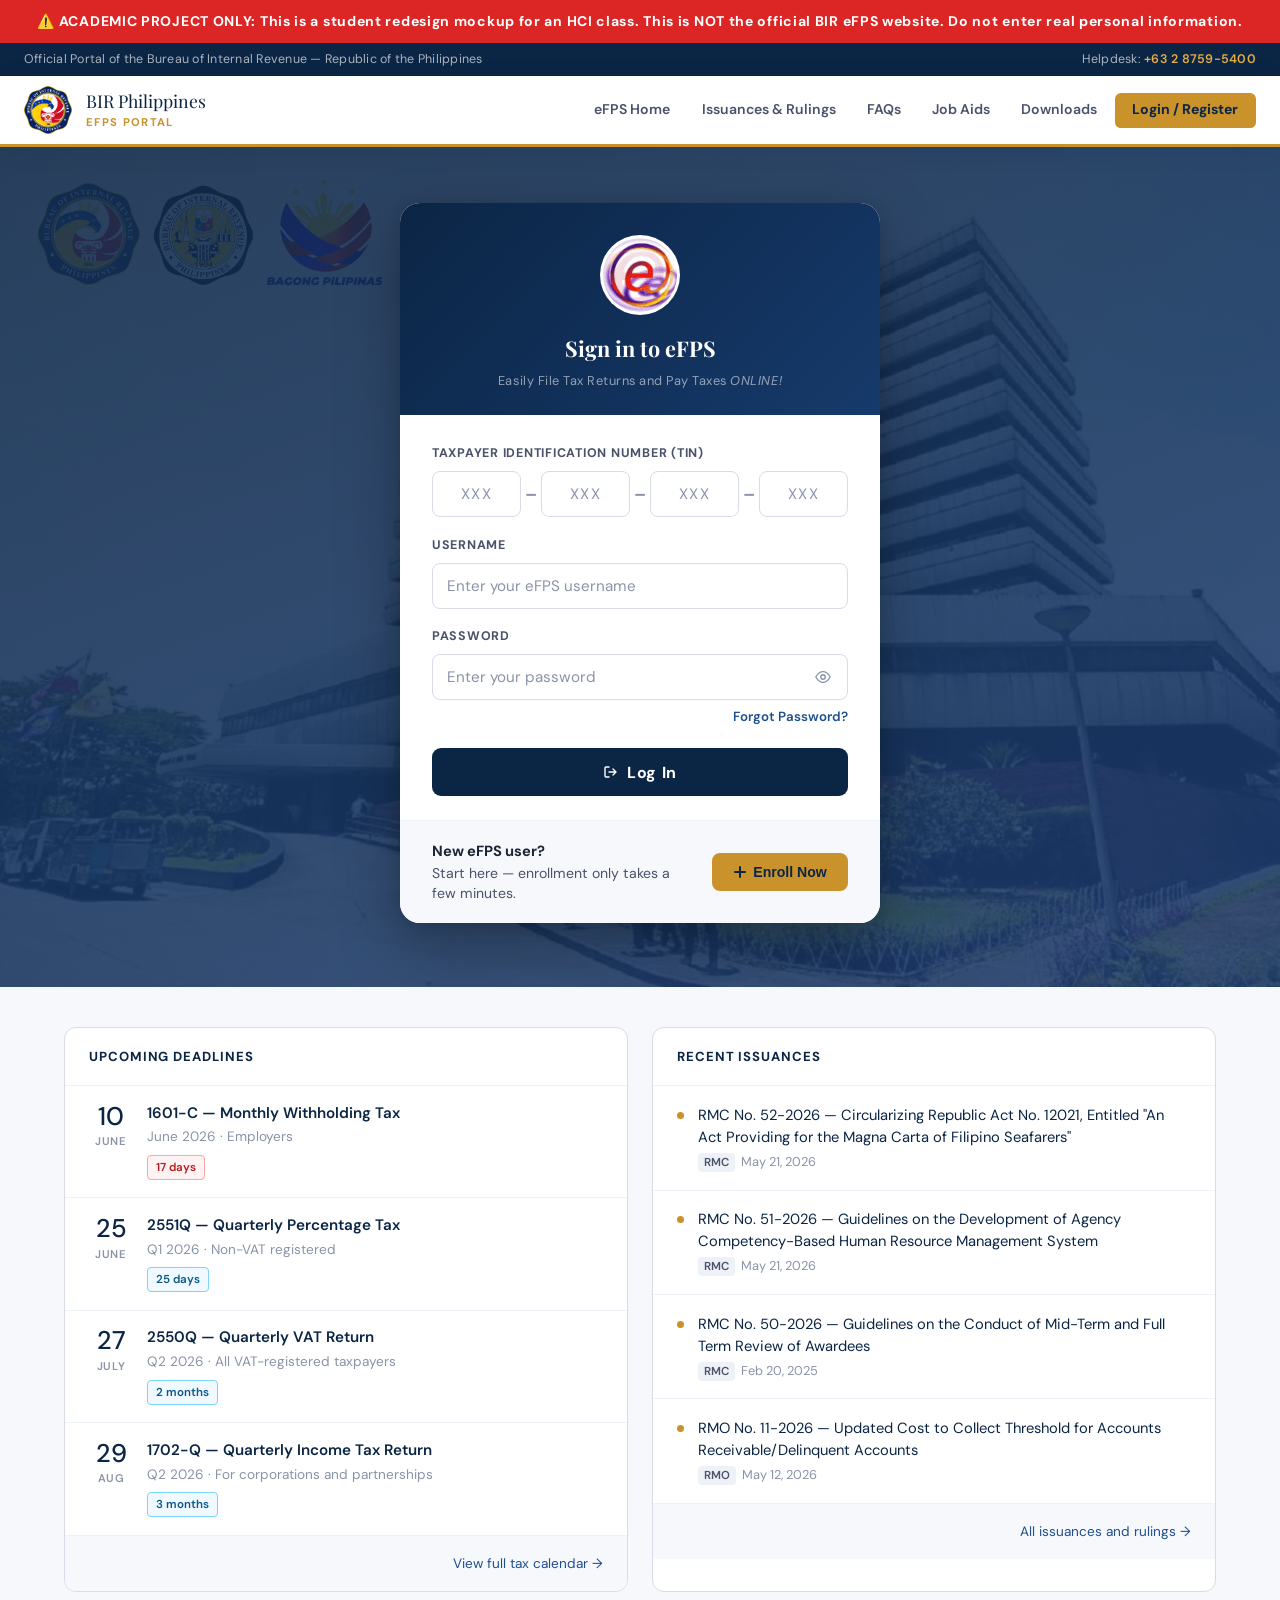
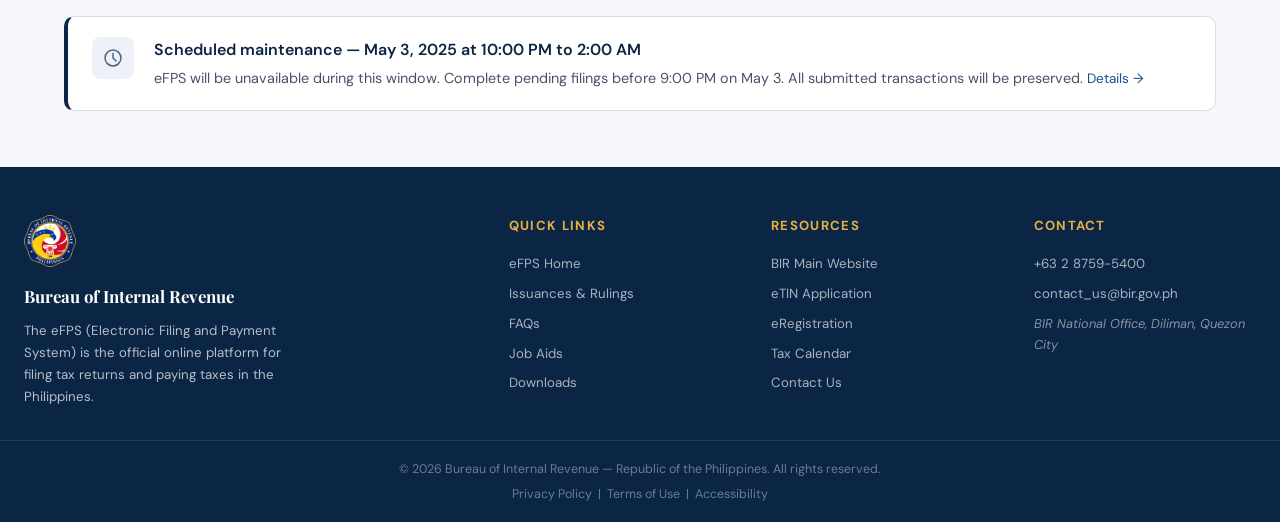
<file: index.html>
<!DOCTYPE html>
<html lang="en">
<head>
  <meta charset="UTF-8"/>
  <meta name="viewport" content="width=device-width, initial-scale=1.0"/>
  <title>eFPS — Login &amp; Enrollment | Bureau of Internal Revenue</title>
  <meta name="description" content="Sign in to the BIR Electronic Filing and Payment System (eFPS) or enroll as a new user."/>
  <meta name="robots" content="noindex, nofollow">
  <link rel="stylesheet" href="assets/css/style.css"/>
  <style>
    .efps-hub-page { flex: 1; display: flex; flex-direction: column; background: var(--off-white); }

    .hub-hero {
      background: linear-gradient(160deg, var(--navy) 0%, #0d2d5a 55%, #0f3068 100%);
      padding: 3.5rem 1.5rem 4rem;
      position: relative;
      overflow: hidden;
      background-image: url(assets/img/bg-index.png);
      background-size: cover;
      background-position: center;
      background-repeat: no-repeat;
    }

    .hub-hero::before {
      content: '';
      position: absolute;
      inset: 0;
      background: linear-gradient(160deg,
        rgba(11, 37, 69, 0.88) 0%,
        rgba(13, 45, 90, 0.85) 55%,
        rgba(15, 48, 104, 0.82) 100%
      );
      z-index: 0;
      pointer-events: none;
    }

    .hub-inner {
      max-width: 480px;
      margin: 0 auto;
      position: relative;
      z-index: 1;
    }

    .login-card { background: #fff; border-radius: 20px; box-shadow: 0 24px 64px rgba(0,0,0,.28), 0 4px 16px rgba(0,0,0,.12); overflow: hidden; position: relative; }
    .login-card-top { background: linear-gradient(135deg, var(--navy) 0%, var(--navy-mid) 100%); padding: 2rem 2rem 1.5rem; text-align: center; position: relative; }

    .bir-seal-wrap { width: 80px; height: 80px; border-radius: 50%; background: #ffffff; border: 3px solid rgba(255,255,255,.3); display: flex; align-items: center; justify-content: center; margin: 0 auto 1rem; overflow: hidden; }
    .bir-seal-wrap img { width: 100%; height: 100%; object-fit: contain; transform: scale(1.15); }

    .login-card-top h2 { font-family: var(--font-display); font-size: 1.35rem; color: var(--white); margin-bottom: .25rem; }
    .login-card-top p { font-size: .8rem; color: rgba(255,255,255,.55); letter-spacing: .04em; }
    .login-card-body { padding: 1.75rem 2rem 1.5rem; }

    .field-group { margin-bottom: 1.1rem; }
    .field-group label { display: block; font-size: .78rem; font-weight: 700; color: var(--gray-600); letter-spacing: .06em; text-transform: uppercase; margin-bottom: .45rem; }
    .field-group input, .field-group select, .field-group textarea { width: 100%; height: 46px; padding: 0 14px; border: 1.5px solid var(--gray-200); border-radius: 8px; font-family: var(--font-body); font-size: .95rem; color: var(--gray-800); background: var(--white); transition: border-color var(--dur-fast) var(--ease), box-shadow var(--dur-fast) var(--ease); outline: none; }
    .field-group input:focus, .field-group select:focus { border-color: var(--navy-light); box-shadow: 0 0 0 3px rgba(30,79,142,.12); }
    .field-group input::placeholder { color: var(--gray-400); }
    .field-group input[aria-invalid="true"] { border-color: var(--red-err); }

    .tin-row { display: grid; grid-template-columns: 1.2fr 1fr 1fr 1fr; gap: 6px; }
    .tin-row input { text-align: center; font-size: .9rem; letter-spacing: .08em; padding: 0 8px; }
    .tin-separator { display: flex; align-items: center; justify-content: center; color: var(--gray-400); font-weight: 700; font-size: 1.1rem; user-select: none; }
    .tin-row-wrap { display: flex; align-items: center; gap: 4px; }
    .tin-seg { text-align: center; letter-spacing: .08em; }

    .pw-wrap { position: relative; }
    .pw-wrap input { padding-right: 46px; }
    .pw-toggle { position: absolute; right: 12px; top: 50%; transform: translateY(-50%); background: none; border: none; cursor: pointer; padding: 4px; color: var(--gray-400); display: flex; align-items: center; border-radius: 4px; transition: color var(--dur-fast); }
    .pw-toggle:hover { color: var(--navy); }
    .pw-toggle:focus-visible { outline: 2px solid var(--gold-light); }

    .forgot-link { display: block; font-size: .83rem; color: var(--navy-light); margin-top: .4rem; text-align: right; font-weight: 600; }
    .forgot-link:hover { color: var(--gold); }

    .btn-login { width: 100%; height: 48px; background: var(--navy); color: var(--white); border: none; border-radius: 9px; font-family: var(--font-body); font-size: 1rem; font-weight: 700; cursor: pointer; letter-spacing: .04em; margin-top: 1.25rem; transition: background var(--dur-fast), box-shadow var(--dur-fast); display: flex; align-items: center; justify-content: center; gap: 8px; }
    .btn-login:hover { background: var(--navy-light); box-shadow: 0 6px 20px rgba(11,37,69,.3); }
    .btn-login:focus-visible { outline: 3px solid var(--gold-light); outline-offset: 2px; }

    .enroll-strip { border-top: 1px solid var(--gray-100); background: var(--off-white); padding: 1.25rem 2rem; display: flex; align-items: center; justify-content: space-between; gap: 1rem; }
    .enroll-strip p { font-size: .88rem; color: var(--gray-600); line-height: 1.4; }
    .enroll-strip strong { display: block; font-size: .92rem; color: var(--gray-800); margin-bottom: 2px; }

    .btn-enroll { flex-shrink: 0; display: inline-flex; align-items: center; gap: 6px; padding: .55rem 1.2rem; background: var(--gold); color: var(--navy); border-radius: 8px; font-weight: 700; font-size: .88rem; border: 2px solid var(--gold); cursor: pointer; white-space: nowrap; transition: background var(--dur-fast), box-shadow var(--dur-fast); text-decoration: none; }
    .btn-enroll:hover { background: var(--gold-light); border-color: var(--gold-light); color: var(--navy); box-shadow: 0 4px 14px rgba(201,146,42,.35); }

    .hub-content { max-width: 1200px; margin: 0 auto; padding: 2.5rem 1.5rem 3.5rem; display: grid; grid-template-columns: 1fr 1fr; gap: 1.5rem; }

    .modal-overlay { display: none; position: fixed; inset: 0; background: rgba(11,37,69,.72); backdrop-filter: blur(4px); z-index: 1000; align-items: center; justify-content: center; padding: 1rem; }
    .modal-overlay.open { display: flex; }
    .modal-box { background: var(--white); border-radius: 20px; width: 100%; max-width: 680px; max-height: 90vh; overflow-y: auto; box-shadow: 0 32px 80px rgba(0,0,0,.35); animation: modalIn .25s var(--ease) both; }
    @keyframes modalIn { from { opacity: 0; transform: translateY(24px) scale(.97); } to { opacity: 1; transform: none; } }
    .modal-header { background: linear-gradient(135deg, var(--navy), var(--navy-mid)); padding: 1.5rem 1.75rem; display: flex; align-items: center; justify-content: space-between; border-radius: 20px 20px 0 0; }
    .modal-header h2 { font-family: var(--font-display); color: var(--white); font-size: 1.2rem; }
    .modal-header p { color: rgba(255,255,255,.55); font-size: .8rem; margin-top: 2px; }
    .modal-close { background: rgba(255,255,255,.1); border: 1px solid rgba(255,255,255,.2); color: rgba(255,255,255,.8); border-radius: 8px; width: 36px; height: 36px; display: flex; align-items: center; justify-content: center; cursor: pointer; font-size: 1.1rem; transition: background var(--dur-fast); flex-shrink: 0; }
    .modal-close:hover { background: rgba(255,255,255,.2); }
    .modal-close:focus-visible { outline: 2px solid var(--gold-light); }

    /* ── Shared step-tabs (enrollment + filing) ── */
    .step-tabs { display: flex; border-bottom: 2px solid var(--gray-100); padding: 0 1.75rem; background: var(--white); gap: 0; }
    .step-tab { padding: .9rem 1.25rem; font-size: .83rem; font-weight: 700; letter-spacing: .04em; color: var(--gray-400); border-bottom: 3px solid transparent; margin-bottom: -2px; white-space: nowrap; display: flex; align-items: center; gap: 7px; user-select: none; }
    .step-tab.active { color: var(--navy); border-bottom-color: var(--navy-light); }
    .step-tab.done { color: var(--green-ok); border-bottom-color: transparent; }
    .step-num { width: 22px; height: 22px; border-radius: 50%; background: var(--gray-100); display: flex; align-items: center; justify-content: center; font-size: .72rem; font-weight: 800; color: var(--gray-400); flex-shrink: 0; }
    .step-tab.active .step-num { background: var(--navy); color: var(--white); }
    .step-tab.done .step-num { background: var(--green-ok); color: var(--white); }

    /* ── Enrollment body/steps ── */
    .enrollment-body { padding: 1.75rem 1.75rem 1.5rem; }
    .enrollment-step { display: none; }
    .enrollment-step.active { display: block; }

    /* ── Filing body/steps (mirrors enrollment exactly) ── */
    .filing-body { padding: 1.75rem 1.75rem 1.5rem; }
    .filing-step { display: none; }
    .filing-step.active { display: block; }

    .tp-type-row { display: flex; gap: .75rem; margin-bottom: 1.5rem; }
    .tp-type-btn { flex: 1; padding: .75rem; border: 2px solid var(--gray-200); border-radius: 10px; background: var(--white); cursor: pointer; text-align: center; font-family: var(--font-body); font-size: .9rem; font-weight: 700; color: var(--gray-600); transition: all var(--dur-fast); display: flex; align-items: center; justify-content: center; gap: 8px; }
    .tp-type-btn.selected { border-color: var(--navy-light); background: rgba(30,79,142,.05); color: var(--navy); box-shadow: 0 0 0 3px rgba(30,79,142,.1); }
    .tp-type-btn:focus-visible { outline: 3px solid var(--gold-light); }

    .form-grid { display: grid; gap: .9rem; }
    .form-grid-2 { grid-template-columns: 1fr 1fr; }
    .form-grid-3 { grid-template-columns: 1fr 1fr 1fr; }
    .col-span-2 { grid-column: span 2; }
    .col-span-3 { grid-column: span 3; }

    .field-hint { display: block; font-size: .75rem; color: var(--gray-400); margin-top: .3rem; }
    .field-important { display: block; font-size: .78rem; color: #b45309; background: #fffbeb; border: 1px solid #fde68a; border-radius: 6px; padding: .5rem .75rem; margin-top: .75rem; line-height: 1.5; }

    /* ── Shared step-nav ── */
    .step-nav { display: flex; align-items: center; justify-content: space-between; gap: 1rem; padding-top: 1.25rem; border-top: 1px solid var(--gray-100); margin-top: 1.5rem; }
    .btn-step { display: inline-flex; align-items: center; gap: 6px; padding: .65rem 1.5rem; border-radius: 8px; font-family: var(--font-body); font-size: .9rem; font-weight: 700; cursor: pointer; border: 2px solid transparent; transition: all var(--dur-fast); }
    .btn-step-next { background: var(--navy); color: var(--white); border-color: var(--navy); }
    .btn-step-next:hover { background: var(--navy-light); border-color: var(--navy-light); box-shadow: 0 4px 14px rgba(11,37,69,.28); }
    .btn-step-prev { background: transparent; color: var(--gray-600); border-color: var(--gray-200); }
    .btn-step-prev:hover { background: var(--gray-100); color: var(--gray-800); }
    .btn-step-cancel { background: transparent; color: var(--gray-400); border: none; font-size: .85rem; padding: .5rem .75rem; }
    .btn-step-cancel:hover { color: var(--red-err); }
    .btn-step-submit { background: var(--gold); color: var(--navy); border-color: var(--gold); }
    .btn-step-submit:hover { background: var(--gold-light); border-color: var(--gold-light); box-shadow: 0 4px 14px rgba(201,146,42,.35); }
    .btn-step-submit:focus-visible, .btn-step-next:focus-visible { outline: 3px solid var(--gold-light); outline-offset: 2px; }

    .captcha-area { border: 2px dashed var(--gray-200); border-radius: 10px; padding: 1rem; text-align: center; background: var(--gray-100); }
    .captcha-display { font-family: 'Courier New', monospace; font-size: 1.6rem; font-weight: 800; letter-spacing: .25em; color: var(--navy); background: rgba(255,255,255,.8); border-radius: 6px; padding: .5rem 1rem; display: inline-block; margin-bottom: .75rem; text-decoration: line-through wavy var(--gold) 1.5px; text-decoration-skip-ink: none; user-select: none; }
    .captcha-refresh { background: none; border: none; cursor: pointer; color: var(--navy-light); font-size: .82rem; font-weight: 600; display: inline-flex; align-items: center; gap: 4px; margin-left: .5rem; }
    .captcha-refresh:hover { color: var(--gold); }

    .verify-modal-box { background: var(--white); border-radius: 16px; max-width: 420px; width: 100%; padding: 2rem; box-shadow: 0 24px 64px rgba(0,0,0,.3); text-align: center; animation: modalIn .2s var(--ease) both; }
    .verify-icon { width: 64px; height: 64px; border-radius: 50%; background: linear-gradient(135deg, var(--navy) 0%, var(--navy-mid) 100%); display: flex; align-items: center; justify-content: center; margin: 0 auto 1.25rem; }
    .verify-modal-box h3 { font-family: var(--font-display); font-size: 1.2rem; color: var(--navy); margin-bottom: .75rem; }
    .verify-modal-box p { font-size: .93rem; color: var(--gray-600); line-height: 1.6; margin-bottom: 1.5rem; }
    .verify-modal-box p strong { color: var(--navy); }
    .btn-verify-ok { width: 100%; height: 46px; background: var(--navy); color: var(--white); border: none; border-radius: 8px; font-family: var(--font-body); font-size: .95rem; font-weight: 700; cursor: pointer; transition: background var(--dur-fast); }
    .btn-verify-ok:hover { background: var(--navy-light); }

    .util-card { background: var(--white); border: 1px solid var(--gray-200); border-radius: 12px; overflow: hidden; }
    .card-header { padding: 1.1rem 1.5rem; border-bottom: 1px solid var(--gray-100); display: flex; align-items: center; justify-content: space-between; }
    .card-title { font-size: .82rem; font-weight: 700; color: var(--navy); letter-spacing: .07em; text-transform: uppercase; }
    .view-all { font-size: .85rem; color: var(--navy-light); }
    .view-all:hover { color: var(--gold); }

    .dl-item, .news-item { padding: 1.1rem 1.5rem; border-bottom: 1px solid var(--gray-100); display: flex; align-items: flex-start; gap: 14px; }
    .dl-item:last-child, .news-item:last-child { border-bottom: none; }
    .dl-date { min-width: 44px; text-align: center; flex-shrink: 0; }
    .dl-day { font-size: 1.6rem; font-weight: 500; color: var(--navy); line-height: 1; }
    .dl-month { font-size: .7rem; color: var(--gray-400); font-weight: 600; letter-spacing: .05em; text-transform: uppercase; margin-top: 3px; }
    .dl-form { font-size: .95rem; font-weight: 600; color: var(--navy); line-height: 1.3; margin-bottom: 3px; }
    .dl-desc { font-size: .85rem; color: var(--gray-400); }
    .dl-badge { display: inline-block; font-size: .72rem; font-weight: 600; padding: 2px 8px; border-radius: 4px; margin-top: 6px; }
    .badge-urgent { background: #fef2f2; color: #b91c1c; border: 1px solid #fca5a5; }
    .badge-upcoming { background: #f0f9ff; color: #075985; border: 1px solid #7dd3fc; }

    .news-dot { width: 7px; height: 7px; border-radius: 50%; background: var(--gold); flex-shrink: 0; margin-top: 8px; }
    .news-title { font-size: .92rem; color: var(--navy); line-height: 1.5; margin-bottom: 3px; }
    .news-meta { font-size: .8rem; color: var(--gray-400); }
    .news-type { background: var(--gray-100); color: var(--gray-600); padding: 2px 6px; border-radius: 4px; font-weight: 600; font-size: .72rem; }
    .card-footer { padding: .9rem 1.5rem; background: var(--off-white); border-top: 1px solid var(--gray-100); text-align: right; }

    .notice-bar { background: #0a1f3d; padding: 11px 1.5rem; display: flex; justify-content: center; }
    .notice-bar-inner { max-width: 1200px; width: 100%; display: flex; align-items: center; gap: 10px; }
    .notice-bar span { font-size: .88rem; color: #4d7aaa; }
    .notice-bar strong { color: #6a94bc; }
    .notice-bar a { color: #6a94bc; border-bottom: 1px solid #4d7aaa; }

    .maintenance-card { grid-column: 1 / -1; background: var(--white); border: 1px solid var(--gray-200); border-left: 4px solid var(--navy); border-radius: 10px; padding: 1.25rem 1.5rem; display: flex; align-items: flex-start; gap: 1.25rem; }
    .maint-icon-wrap { width: 42px; height: 42px; background: var(--gray-100); border-radius: 8px; display: flex; align-items: center; justify-content: center; flex-shrink: 0; }
    .maint-title { font-size: 1rem; font-weight: 600; color: var(--navy); margin-bottom: 4px; }
    .maint-desc { font-size: .9rem; color: var(--gray-600); line-height: 1.6; }

    /* ── Filing form inline field styles ── */
    .filing-field { margin-bottom: 1.1rem; }
    .filing-field label { display: block; font-size: .78rem; font-weight: 700; color: var(--gray-600); letter-spacing: .06em; text-transform: uppercase; margin-bottom: .45rem; }
    .filing-field input,
    .filing-field select { width: 100%; height: 46px; padding: 0 14px; border: 1.5px solid var(--gray-200); border-radius: 8px; font-family: var(--font-body); font-size: .95rem; color: var(--gray-800); background: var(--white); outline: none; transition: border-color var(--dur-fast), box-shadow var(--dur-fast); box-sizing: border-box; }
    .filing-field input:focus,
    .filing-field select:focus { border-color: var(--navy-light); box-shadow: 0 0 0 3px rgba(30,79,142,.12); }
    .filing-field input::placeholder { color: var(--gray-400); }

    .filing-error { font-size: .78rem; color: var(--red-err); margin-top: .3rem; display: none; }
    .filing-field.has-err input,
    .filing-field.has-err select { border-color: var(--red-err); }

    /* summary info bar between steps */
    .filing-summary { background: var(--gray-100); border-radius: 8px; padding: .85rem 1rem; margin-bottom: 1.25rem; font-size: .88rem; color: var(--gray-600); line-height: 1.6; }
    .filing-summary strong { color: var(--navy); }

    /* radio options — same style as enrollment */
    .radio-opts { display: flex; flex-direction: column; gap: .65rem; margin-top: .45rem; }
    .radio-opt { display: flex; align-items: flex-start; gap: 10px; padding: .85rem 1rem; border: 1.5px solid var(--gray-200); border-radius: 8px; cursor: pointer; transition: border-color var(--dur-fast), background var(--dur-fast); }
    .radio-opt:hover { border-color: var(--navy-light); background: rgba(30,79,142,.03); }
    .radio-opt input[type=radio] { margin-top: 3px; accent-color: var(--navy); flex-shrink: 0; width: auto; height: auto; }
    .radio-opt-label { font-size: .93rem; font-weight: 700; color: var(--navy); margin: 0 0 2px; }
    .radio-opt-desc { font-size: .82rem; color: var(--gray-400); margin: 0; line-height: 1.45; }

    /* success state */
    .filing-success { text-align: center; padding: 2rem 1rem; }
    .filing-success-icon { width: 64px; height: 64px; border-radius: 50%; background: #d4edda; display: flex; align-items: center; justify-content: center; margin: 0 auto 1.25rem; }
    .filing-success-icon svg { width: 32px; height: 32px; color: #1a7a4a; }
    .filing-success h3 { font-family: var(--font-display); font-size: 1.2rem; color: var(--navy); margin-bottom: .5rem; }
    .filing-success p { font-size: .93rem; color: var(--gray-600); line-height: 1.6; }

    @media (max-width: 900px) { .hub-content { grid-template-columns: 1fr; } }
    @media (max-width: 640px) {
      .hub-hero { padding: 2.5rem 1rem 3rem; }
      .login-card-body { padding: 1.5rem 1.25rem 1.25rem; }
      .login-card-top { padding: 1.5rem 1.25rem 1.25rem; }
      .enroll-strip { flex-direction: column; text-align: center; }
      .enroll-strip .btn-enroll { width: 100%; justify-content: center; }
      .step-tabs { overflow-x: auto; padding: 0 1rem; }
      .step-tab { padding: .85rem .9rem; font-size: .78rem; }
      .enrollment-body, .filing-body { padding: 1.25rem 1.25rem 1rem; }
      .form-grid-2 { grid-template-columns: 1fr; }
      .form-grid-3 { grid-template-columns: 1fr; }
      .col-span-2, .col-span-3 { grid-column: span 1; }
      .tp-type-row { flex-direction: column; }
      .modal-header { padding: 1.25rem; }
    }
  </style>
</head>
<body class="efps-hub-page">

  <div style="background-color:#dc2626;color:white;text-align:center;padding:10px;font-weight:bold;position:sticky;top:0;z-index:9999;font-size:14px;letter-spacing:.05em;">
    ⚠️ ACADEMIC PROJECT ONLY: This is a student redesign mockup for an HCI class. This is NOT the official BIR eFPS website. Do not enter real personal information.
  </div>

  <div id="nav-placeholder"></div>

  <!-- ══════════════════════════════════════════════
       HERO — Login card
  ══════════════════════════════════════════════ -->
  <section class="hub-hero" aria-label="eFPS Login and Enrollment">
    <div class="hub-inner">
      <div class="login-card" role="main" aria-label="eFPS Login">
        <div class="login-card-top">
          <div class="bir-seal-wrap" aria-label="eFPS logo">
            <img src="assets/img/bir-efps-logo.webp" alt="eFPS Logo" />
          </div>
          <h2>Sign in to eFPS</h2>
          <p>Easily File Tax Returns and Pay Taxes <i>ONLINE!</i></p>
        </div>

        <div class="login-card-body">
          <form id="loginForm" novalidate aria-label="eFPS Login form">

            <div class="field-group" id="fg-tin">
              <label for="tin-part1" id="tin-label">Taxpayer Identification Number (TIN)</label>
              <div class="tin-row-wrap" role="group" aria-labelledby="tin-label">
                <input class="tin-seg" id="tin-part1" name="tin1" type="text" inputmode="numeric" maxlength="3" placeholder="XXX" autocomplete="off" aria-label="TIN first three digits" style="flex:3;height:46px;border:1.5px solid var(--gray-200);border-radius:8px;padding:0 10px;font-family:var(--font-body);font-size:.95rem;text-align:center;letter-spacing:.1em;outline:none;transition:border-color .16s,box-shadow .16s;" />
                <span class="tin-separator" aria-hidden="true">–</span>
                <input class="tin-seg" id="tin-part2" name="tin2" type="text" inputmode="numeric" maxlength="3" placeholder="XXX" autocomplete="off" aria-label="TIN second three digits" style="flex:3;height:46px;border:1.5px solid var(--gray-200);border-radius:8px;padding:0 10px;font-family:var(--font-body);font-size:.95rem;text-align:center;letter-spacing:.1em;outline:none;transition:border-color .16s,box-shadow .16s;" />
                <span class="tin-separator" aria-hidden="true">–</span>
                <input class="tin-seg" id="tin-part3" name="tin3" type="text" inputmode="numeric" maxlength="3" placeholder="XXX" autocomplete="off" aria-label="TIN third three digits" style="flex:3;height:46px;border:1.5px solid var(--gray-200);border-radius:8px;padding:0 10px;font-family:var(--font-body);font-size:.95rem;text-align:center;letter-spacing:.1em;outline:none;transition:border-color .16s,box-shadow .16s;" />
                <span class="tin-separator" aria-hidden="true">–</span>
                <input class="tin-seg" id="tin-part4" name="tin4" type="text" inputmode="numeric" maxlength="3" placeholder="XXX" autocomplete="off" aria-label="TIN fourth three digits" style="flex:3;height:46px;border:1.5px solid var(--gray-200);border-radius:8px;padding:0 10px;font-family:var(--font-body);font-size:.95rem;text-align:center;letter-spacing:.1em;outline:none;transition:border-color .16s,box-shadow .16s;" />
              </div>
            </div>

            <div class="field-group">
              <label for="login-username">Username</label>
              <input type="text" id="login-username" name="username" autocomplete="username" placeholder="Enter your eFPS username" />
            </div>

            <div class="field-group">
              <label for="login-password">Password</label>
              <div class="pw-wrap">
                <input type="password" id="login-password" name="password" autocomplete="current-password" placeholder="Enter your password" />
                <button type="button" class="pw-toggle" aria-label="Show password" id="loginPwToggle">
                  <svg width="18" height="18" viewBox="0 0 20 20" fill="none" aria-hidden="true">
                    <path d="M10 4C5.5 4 2 10 2 10s3.5 6 8 6 8-6 8-6-3.5-6-8-6z" stroke="currentColor" stroke-width="1.5" stroke-linejoin="round"/>
                    <circle cx="10" cy="10" r="2.5" stroke="currentColor" stroke-width="1.5"/>
                  </svg>
                </button>
              </div>
              <a href="#" class="forgot-link">Forgot Password?</a>
            </div>

            <button type="submit" class="btn-login" id="loginBtn">
              <svg width="16" height="16" viewBox="0 0 16 16" fill="none" aria-hidden="true">
                <path d="M6 3H3a1 1 0 00-1 1v8a1 1 0 001 1h3M10 5l3 3-3 3M13 8H6" stroke="currentColor" stroke-width="1.4" stroke-linecap="round" stroke-linejoin="round"/>
              </svg>
              Log In
            </button>
          </form>
        </div>

        <div class="enroll-strip">
          <div>
            <p><strong>New eFPS user?</strong> Start here — enrollment only takes a few minutes.</p>
          </div>
          <button type="button" class="btn-enroll" id="openEnrollBtn" aria-label="Open eFPS enrollment form" aria-haspopup="dialog">
            <svg width="14" height="14" viewBox="0 0 14 14" fill="none" aria-hidden="true"><path d="M7 2v10M2 7h10" stroke="currentColor" stroke-width="2" stroke-linecap="round"/></svg>
            Enroll Now
          </button>
        </div>
      </div>
    </div>
  </section>

  <!-- Content cards -->
  <div class="hub-content" id="main-content">

    <div class="util-card" aria-labelledby="dl-heading">
      <div class="card-header">
        <span class="card-title" id="dl-heading">Upcoming Deadlines</span>
      </div>
      <div role="list">
        <div class="dl-item" role="listitem">
          <div class="dl-date" aria-label="June 10"><div class="dl-day">10</div><div class="dl-month">June</div></div>
          <div class="dl-info">
            <div class="dl-form">1601-C — Monthly Withholding Tax</div>
            <div class="dl-desc">June 2026 · Employers</div>
            <span class="dl-badge badge-urgent">17 days</span>
          </div>
        </div>
        <div class="dl-item" role="listitem">
          <div class="dl-date" aria-label="June 25"><div class="dl-day">25</div><div class="dl-month">June</div></div>
          <div class="dl-info">
            <div class="dl-form">2551Q — Quarterly Percentage Tax</div>
            <div class="dl-desc">Q1 2026 · Non-VAT registered</div>
            <span class="dl-badge badge-upcoming">25 days</span>
          </div>
        </div>
        <div class="dl-item" role="listitem">
          <div class="dl-date" aria-label="July 27"><div class="dl-day">27</div><div class="dl-month">July</div></div>
          <div class="dl-info">
            <div class="dl-form">2550Q — Quarterly VAT Return</div>
            <div class="dl-desc">Q2 2026 · All VAT-registered taxpayers</div>
            <span class="dl-badge badge-upcoming">2 months</span>
          </div>
        </div>
        <div class="dl-item" role="listitem">
          <div class="dl-date" aria-label="August 29"><div class="dl-day">29</div><div class="dl-month">Aug</div></div>
          <div class="dl-info">
            <div class="dl-form">1702-Q — Quarterly Income Tax Return</div>
            <div class="dl-desc">Q2 2026 · For corporations and partnerships</div>
            <span class="dl-badge badge-upcoming">3 months</span>
          </div>
        </div>
      </div>
      <div class="card-footer"><a href="https://cleodu-cpas.com/index.php/bir-tax-deadlines" class="view-all">View full tax calendar →</a></div>
    </div>

    <div class="util-card" aria-labelledby="iss-heading">
      <div class="card-header">
        <span class="card-title" id="iss-heading">Recent Issuances</span>
      </div>
      <div role="list">
        <div class="news-item" role="listitem"><div class="news-dot" aria-hidden="true"></div><div><div class="news-title">RMC No. 52-2026 — Circularizing Republic Act No. 12021, Entitled "An Act Providing for the Magna Carta of Filipino Seafarers"</div><div class="news-meta"><span class="news-type">RMC</span>&nbsp; May 21, 2026</div></div></div>
        <div class="news-item" role="listitem"><div class="news-dot" aria-hidden="true"></div><div><div class="news-title">RMC No. 51-2026 — Guidelines on the Development of Agency Competency-Based Human Resource Management System</div><div class="news-meta"><span class="news-type">RMC</span>&nbsp; May 21, 2026</div></div></div>
        <div class="news-item" role="listitem"><div class="news-dot" aria-hidden="true"></div><div><div class="news-title">RMC No. 50-2026 — Guidelines on the Conduct of Mid-Term and Full Term Review of Awardees</div><div class="news-meta"><span class="news-type">RMC</span>&nbsp; Feb 20, 2025</div></div></div>
        <div class="news-item" role="listitem"><div class="news-dot" aria-hidden="true"></div><div><div class="news-title">RMO No. 11-2026 — Updated Cost to Collect Threshold for Accounts Receivable/Delinquent Accounts</div><div class="news-meta"><span class="news-type">RMO</span>&nbsp; May 12, 2026</div></div></div>
      </div>
      <div class="card-footer"><a href="pages/issuances.html" class="view-all">All issuances and rulings →</a></div>
    </div>

    <div class="maintenance-card" role="note" aria-label="Maintenance schedule">
      <div class="maint-icon-wrap" aria-hidden="true">
        <svg width="22" height="22" viewBox="0 0 18 18" fill="none"><circle cx="9" cy="9" r="6.5" stroke="#4a6480" stroke-width="1.2"/><path d="M9 5v4l2.5 2.5" stroke="#4a6480" stroke-width="1.2" stroke-linecap="round" stroke-linejoin="round"/></svg>
      </div>
      <div>
        <div class="maint-title">Scheduled maintenance — May 3, 2025 at 10:00 PM to 2:00 AM</div>
        <div class="maint-desc">eFPS will be unavailable during this window. Complete pending filings before 9:00 PM on May 3. All submitted transactions will be preserved.&nbsp;<a href="#" class="view-all">Details →</a></div>
      </div>
    </div>

  </div>

  <div id="footer-placeholder"></div>


  <!-- ══════════════════════════════════════════════
       ENROLLMENT MODAL
  ══════════════════════════════════════════════ -->
  <div class="modal-overlay" id="enrollModal" role="dialog" aria-modal="true" aria-labelledby="enrollModalTitle">
    <div class="modal-box" id="enrollModalBox">

      <div class="modal-header">
        <div>
          <h2 id="enrollModalTitle">eFPS Enrollment Form</h2>
          <p>Complete all steps to create your account</p>
        </div>
        <button type="button" class="modal-close" id="closeEnrollBtn" aria-label="Close enrollment form">✕</button>
      </div>

      <div class="step-tabs" role="tablist" aria-label="Enrollment steps">
        <div class="step-tab active" role="tab" aria-selected="true" id="enroll-tab1"><span class="step-num">1</span> Taxpayer Details</div>
        <div class="step-tab" role="tab" aria-selected="false" id="enroll-tab2"><span class="step-num">2</span> Account Details</div>
        <div class="step-tab" role="tab" aria-selected="false" id="enroll-tab3"><span class="step-num">3</span> Verification</div>
      </div>

      <div class="enrollment-body">

        <!-- Enroll step 1 -->
        <div class="enrollment-step active" id="enroll-step1" role="tabpanel">

          <div class="tp-type-row" role="group" aria-label="Select taxpayer type">
            <button type="button" class="tp-type-btn selected" id="typeCorp" aria-pressed="true" onclick="selectTpType('corporate')">
              <svg width="16" height="16" viewBox="0 0 16 16" fill="none" aria-hidden="true"><rect x="2" y="5" width="12" height="9" rx="1" stroke="currentColor" stroke-width="1.3"/><path d="M5 5V4a3 3 0 016 0v1" stroke="currentColor" stroke-width="1.3" stroke-linecap="round"/></svg>
              Corporate
            </button>
            <button type="button" class="tp-type-btn" id="typeIndiv" aria-pressed="false" onclick="selectTpType('individual')">
              <svg width="16" height="16" viewBox="0 0 16 16" fill="none" aria-hidden="true"><circle cx="8" cy="5" r="2.5" stroke="currentColor" stroke-width="1.3"/><path d="M3 14c0-2.76 2.24-5 5-5s5 2.24 5 5" stroke="currentColor" stroke-width="1.3" stroke-linecap="round"/></svg>
              Individual
            </button>
          </div>

          <p style="font-size:.8rem;color:var(--gray-400);margin-bottom:1.1rem;line-height:1.5;">
            <strong style="color:var(--gray-600)">Note:</strong> All fields must be filled up, except Registered Name if account type is Individual.
          </p>

          <form id="enrollStep1Form" novalidate onsubmit="return false;">
            <div class="form-grid">
              <div class="field-group col-span-3" style="grid-column:1/-1">
                <label id="enroll-tin-label">Taxpayer Identification Number (TIN)</label>
                <div class="tin-row-wrap" role="group" aria-labelledby="enroll-tin-label">
                  <input type="text" inputmode="numeric" maxlength="3" placeholder="XXX" aria-label="TIN digits 1-3" class="tin-seg enroll-tin-seg" style="flex:3;height:46px;border:1.5px solid var(--gray-200);border-radius:8px;padding:0 8px;font-family:var(--font-body);font-size:.9rem;text-align:center;letter-spacing:.1em;outline:none;width:100%;"/>
                  <span class="tin-separator" aria-hidden="true">–</span>
                  <input type="text" inputmode="numeric" maxlength="3" placeholder="XXX" aria-label="TIN digits 4-6" class="tin-seg enroll-tin-seg" style="flex:3;height:46px;border:1.5px solid var(--gray-200);border-radius:8px;padding:0 8px;font-family:var(--font-body);font-size:.9rem;text-align:center;letter-spacing:.1em;outline:none;width:100%;"/>
                  <span class="tin-separator" aria-hidden="true">–</span>
                  <input type="text" inputmode="numeric" maxlength="3" placeholder="XXX" aria-label="TIN digits 7-9" class="tin-seg enroll-tin-seg" style="flex:3;height:46px;border:1.5px solid var(--gray-200);border-radius:8px;padding:0 8px;font-family:var(--font-body);font-size:.9rem;text-align:center;letter-spacing:.1em;outline:none;width:100%;"/>
                  <span class="tin-separator" aria-hidden="true">–</span>
                  <input type="text" inputmode="numeric" maxlength="3" placeholder="XXX" aria-label="TIN digits 10-12" class="tin-seg enroll-tin-seg" style="flex:3;height:46px;border:1.5px solid var(--gray-200);border-radius:8px;padding:0 8px;font-family:var(--font-body);font-size:.9rem;text-align:center;letter-spacing:.1em;outline:none;width:100%;"/>
                </div>
              </div>
              <div class="field-group col-span-3" id="regNameField" style="grid-column:1/-1">
                <label for="e-regname">Registered Name <span style="font-weight:400;color:var(--gray-400)">(Corporate accounts)</span></label>
                <input type="text" id="e-regname" placeholder="Official corporate / business name" />
                <span class="field-hint">If Corporate Account, Name should be of the business' authorized representative.</span>
              </div>
            </div>

            <div class="form-grid form-grid-3" style="margin-top:.9rem">
              <div class="field-group"><label for="e-lastname">Last Name</label><input type="text" id="e-lastname" autocomplete="family-name" placeholder="Dela Cruz" /></div>
              <div class="field-group"><label for="e-firstname">First Name</label><input type="text" id="e-firstname" autocomplete="given-name" placeholder="Juan" /></div>
              <div class="field-group"><label for="e-midname">Middle Name</label><input type="text" id="e-midname" autocomplete="additional-name" placeholder="Santos"/></div>
            </div>

            <div class="form-grid form-grid-2" style="margin-top:.9rem">
              <div class="field-group">
                <label for="e-dob">Date of Birth / Incorporation</label>
                <input type="date" id="e-dob" style="height:46px;"/>
              </div>
              <div class="field-group">
                <label for="e-efiling-reason">Reason for eFiling</label>
                <select id="e-efiling-reason" style="height:46px;padding:0 14px;border:1.5px solid var(--gray-200);border-radius:8px;font-family:var(--font-body);font-size:.95rem;outline:none;background:var(--white);">
                  <option value="">Select reason for eFiling</option>
                  <option>Required by BIR (mandatory filer)</option>
                  <option>Voluntary enrollment</option>
                  <option>Top withholding agent</option>
                  <option>Top 10,000 corporations</option>
                  <option>Large taxpayer</option>
                  <option>Other</option>
                </select>
              </div>
            </div>

            <div class="form-grid form-grid-2" style="margin-top:.9rem">
              <div class="field-group"><label for="e-housenum">House / Building No.</label><input type="text" id="e-housenum" placeholder="Unit 4B, Tower 1"/></div>
              <div class="field-group"><label for="e-street">Street</label><input type="text" id="e-street" placeholder="Ayala Avenue"/></div>
            </div>

            <div class="form-grid form-grid-3" style="margin-top:.9rem">
              <div class="field-group">
                <label for="e-region">Region</label>
                <select id="e-region" style="height:46px;padding:0 14px;border:1.5px solid var(--gray-200);border-radius:8px;font-family:var(--font-body);font-size:.9rem;outline:none;background:var(--white);">
                  <option value="">Select Region</option>
                  <option>NCR</option><option>Region I</option><option>Region II</option><option>Region III</option>
                  <option>Region IV-A</option><option>Region IV-B</option><option>Region V</option><option>Region VI</option>
                  <option>Region VII</option><option>Region VIII</option><option>Region IX</option><option>Region X</option>
                  <option>Region XI</option><option>Region XII</option><option>CARAGA</option><option>CAR</option><option>BARMM</option>
                </select>
              </div>
              <div class="field-group">
                <label for="e-province">Province</label>
                <select id="e-province" style="height:46px;padding:0 14px;border:1.5px solid var(--gray-200);border-radius:8px;font-family:var(--font-body);font-size:.9rem;outline:none;background:var(--white);">
                  <option value="">Select Province</option>
                </select>
              </div>
              <div class="field-group">
                <label for="e-city">City / Municipality</label>
                <select id="e-city" style="height:46px;padding:0 14px;border:1.5px solid var(--gray-200);border-radius:8px;font-family:var(--font-body);font-size:.9rem;outline:none;background:var(--white);">
                  <option value="">Select City</option>
                </select>
              </div>
            </div>

            <div class="form-grid form-grid-2" style="margin-top:.9rem">
              <div class="field-group"><label for="e-contact">Contact Number</label><input type="tel" id="e-contact" autocomplete="tel" placeholder="+63 9XX XXX XXXX"/></div>
            </div>

            <div class="step-nav">
              <button type="button" class="btn-step btn-step-cancel" onclick="closeEnroll()">Cancel</button>
              <button type="button" class="btn-step btn-step-next" onclick="enrollGoStep(2)">
                Next: Account Details
                <svg width="14" height="14" viewBox="0 0 14 14" fill="none" aria-hidden="true"><path d="M5 3l4 4-4 4" stroke="currentColor" stroke-width="1.5" stroke-linecap="round" stroke-linejoin="round"/></svg>
              </button>
            </div>
          </form>
        </div>

        <!-- Enroll step 2 -->
        <div class="enrollment-step" id="enroll-step2" role="tabpanel">
          <form id="enrollStep2Form" novalidate onsubmit="return false;">
            <div class="form-grid form-grid-2">
              <div class="field-group">
                <label for="e-username">Username</label>
                <input type="text" id="e-username" autocomplete="username" placeholder="e.g. jdelacruz2025" minlength="8"/>
                <span class="field-hint">One word, at least 8 characters. No special characters.</span>
              </div>
              <div class="field-group">
                <label for="e-email">Email Address</label>
                <input type="email" id="e-email" autocomplete="email" placeholder="name@domain.com"/>
                <span class="field-hint">Verification code will be sent here.</span>
              </div>
            </div>
            <div class="form-grid form-grid-2" style="margin-top:.9rem">
              <div class="field-group">
                <label for="e-password">Password</label>
                <div class="pw-wrap">
                  <input type="password" id="e-password" autocomplete="new-password" placeholder="8 to 15 characters" minlength="8" maxlength="15"/>
                  <button type="button" class="pw-toggle" onclick="togglePw('e-password',this)" aria-label="Show password">
                    <svg width="18" height="18" viewBox="0 0 20 20" fill="none" aria-hidden="true"><path d="M10 4C5.5 4 2 10 2 10s3.5 6 8 6 8-6 8-6-3.5-6-8-6z" stroke="currentColor" stroke-width="1.5" stroke-linejoin="round"/><circle cx="10" cy="10" r="2.5" stroke="currentColor" stroke-width="1.5"/></svg>
                  </button>
                </div>
                <span class="field-hint">8 to 15 characters. Case-sensitive.</span>
              </div>
              <div class="field-group">
                <label for="e-confirmpassword">Confirm Password</label>
                <div class="pw-wrap">
                  <input type="password" id="e-confirmpassword" autocomplete="new-password" placeholder="Re-enter password"/>
                  <button type="button" class="pw-toggle" onclick="togglePw('e-confirmpassword',this)" aria-label="Show confirm password">
                    <svg width="18" height="18" viewBox="0 0 20 20" fill="none" aria-hidden="true"><path d="M10 4C5.5 4 2 10 2 10s3.5 6 8 6 8-6 8-6-3.5-6-8-6z" stroke="currentColor" stroke-width="1.5" stroke-linejoin="round"/><circle cx="10" cy="10" r="2.5" stroke="currentColor" stroke-width="1.5"/></svg>
                  </button>
                </div>
              </div>
            </div>
            <div class="form-grid form-grid-3" style="margin-top:.9rem">
              <div class="field-group col-span-2" style="grid-column:1/3">
                <label for="e-challenge">Challenge Question</label>
                <select id="e-challenge" style="height:46px;padding:0 14px;border:1.5px solid var(--gray-200);border-radius:8px;font-family:var(--font-body);font-size:.9rem;outline:none;background:var(--white);width:100%;">
                  <option value="">Select a challenge question</option>
                  <option>What is your mother's maiden name?</option>
                  <option>What was the name of your first pet?</option>
                  <option>What is your place of birth?</option>
                  <option>What is your elementary school's name?</option>
                  <option>What was the make of your first car?</option>
                </select>
              </div>
            </div>
            <div class="form-grid form-grid-2" style="margin-top:.9rem">
              <div class="field-group"><label for="e-answer">Answer</label><input type="text" id="e-answer" placeholder="Your answer"/><span class="field-hint">Case-sensitive. No special characters.</span></div>
              <div class="field-group"><label for="e-confirmanswer">Confirm Answer</label><input type="text" id="e-confirmanswer" placeholder="Re-enter your answer"/></div>
            </div>
            <span class="field-important">⚠ <strong>IMPORTANT:</strong> Username, Password, and Answer to Challenge Question are case-sensitive. Use of special characters is not allowed.</span>
            <div class="step-nav">
              <button type="button" class="btn-step btn-step-prev" onclick="enrollGoStep(1)">
                <svg width="14" height="14" viewBox="0 0 14 14" fill="none" aria-hidden="true"><path d="M9 3L5 7l4 4" stroke="currentColor" stroke-width="1.5" stroke-linecap="round" stroke-linejoin="round"/></svg>
                Previous
              </button>
              <div style="display:flex;gap:.75rem;align-items:center;">
                <button type="button" class="btn-step btn-step-cancel" onclick="closeEnroll()">Cancel</button>
                <button type="button" class="btn-step btn-step-next" onclick="enrollGoStep(3)">
                  Next: Verification
                  <svg width="14" height="14" viewBox="0 0 14 14" fill="none" aria-hidden="true"><path d="M5 3l4 4-4 4" stroke="currentColor" stroke-width="1.5" stroke-linecap="round" stroke-linejoin="round"/></svg>
                </button>
              </div>
            </div>
          </form>
        </div>

        <!-- Enroll step 3 -->
        <div class="enrollment-step" id="enroll-step3" role="tabpanel">
          <form id="enrollStep3Form" novalidate onsubmit="return false;">
            <p style="font-size:.9rem;color:var(--gray-600);margin-bottom:1.25rem;line-height:1.6;">
              A verification code has been sent to <strong id="sentEmailDisplay" style="color:var(--navy)">your registered email</strong>. Please check your inbox and enter the code below.
            </p>
            <div class="form-grid">
              <div class="field-group">
                <label for="e-vercode">E-mail Verification Code</label>
                <input type="text" id="e-vercode" inputmode="numeric" autocomplete="one-time-code" placeholder="Enter the code sent to your email" maxlength="10"/>
                <span class="field-hint">Please check your email to retrieve the verification code.</span>
              </div>
            </div>
            <div class="field-group" style="margin-top:1rem">
              <label>Captcha Code</label>
              <div class="captcha-area" aria-label="CAPTCHA verification">
                <div>
                  <span class="captcha-display" id="captchaDisplay">KQDI0</span>
                  <button type="button" class="captcha-refresh" onclick="refreshCaptcha()" aria-label="Refresh CAPTCHA">
                    <svg width="13" height="13" viewBox="0 0 14 14" fill="none" aria-hidden="true"><path d="M2 7a5 5 0 019.5-2M12 7a5 5 0 01-9.5 2" stroke="currentColor" stroke-width="1.4" stroke-linecap="round"/><path d="M11.5 2v3h-3M2.5 12V9h3" stroke="currentColor" stroke-width="1.4" stroke-linecap="round" stroke-linejoin="round"/></svg>
                    Refresh
                  </button>
                </div>
              </div>
              <input type="text" id="e-captcha" placeholder="Input the characters in the image above" style="margin-top:.75rem;" autocomplete="off" aria-describedby="captchaDisplay"/>
            </div>
            <div class="step-nav">
              <button type="button" class="btn-step btn-step-prev" onclick="enrollGoStep(2)">
                <svg width="14" height="14" viewBox="0 0 14 14" fill="none" aria-hidden="true"><path d="M9 3L5 7l4 4" stroke="currentColor" stroke-width="1.5" stroke-linecap="round" stroke-linejoin="round"/></svg>
                Previous
              </button>
              <div style="display:flex;gap:.75rem;align-items:center;">
                <button type="button" class="btn-step btn-step-cancel" onclick="closeEnroll()">Cancel</button>
                <button type="button" class="btn-step btn-step-submit" onclick="submitEnrollment()">
                  <svg width="14" height="14" viewBox="0 0 14 14" fill="none" aria-hidden="true"><path d="M2 7l4 4 6-6" stroke="currentColor" stroke-width="1.8" stroke-linecap="round" stroke-linejoin="round"/></svg>
                  Submit Enrollment
                </button>
              </div>
            </div>
          </form>
        </div>

      </div><!-- /.enrollment-body -->
    </div><!-- /.modal-box -->
  </div><!-- /#enrollModal -->


  <!-- ══════════════════════════════════════════════
       EMAIL VERIFY SUB-MODAL
  ══════════════════════════════════════════════ -->
  <div class="modal-overlay" id="verifyEmailModal" role="dialog" aria-modal="true" aria-labelledby="verifyModalTitle">
    <div class="verify-modal-box">
      <div class="verify-icon" aria-hidden="true">
        <svg width="28" height="28" viewBox="0 0 24 24" fill="none">
          <path d="M4 4h16c1.1 0 2 .9 2 2v12c0 1.1-.9 2-2 2H4c-1.1 0-2-.9-2-2V6c0-1.1.9-2 2-2z" stroke="rgba(255,255,255,.8)" stroke-width="1.5" stroke-linejoin="round"/>
          <path d="M22 6l-10 7L2 6" stroke="rgba(255,255,255,.8)" stroke-width="1.5" stroke-linecap="round" stroke-linejoin="round"/>
        </svg>
      </div>
      <h3 id="verifyModalTitle">Check Your Email</h3>
      <p>The verification code was already sent to <strong id="verifyEmailAddr">your registered email</strong>. Please check your email to retrieve the code and complete your enrollment.</p>
      <button type="button" class="btn-verify-ok" id="verifyOkBtn">OK</button>
    </div>
  </div>


  <!-- ══════════════════════════════════════════════
       FILING MODAL  (mirrors enrollment structure)
  ══════════════════════════════════════════════ -->
  <div class="modal-overlay" id="filingModal" role="dialog" aria-modal="true" aria-labelledby="filingModalTitle">
    <div class="modal-box" id="filingModalBox">

      <div class="modal-header">
        <div>
          <h2 id="filingModalTitle">eFPS Tax Filing</h2>
          <p>Complete all steps to file your tax return.</p>
        </div>
        <button type="button" class="modal-close" id="closeFilingBtn" aria-label="Close filing form">✕</button>
      </div>

      <!-- Filing tabs -->
      <div class="step-tabs" role="tablist" aria-label="Filing steps">
        <div class="step-tab active" role="tab" aria-selected="true" id="filing-tab1"><span class="step-num">1</span> eFPS User Menu</div>
        <div class="step-tab" role="tab" aria-selected="false" id="filing-tab2"><span class="step-num">2</span> Online / Offline Form</div>
        <div id="filing-tab3" style="display: none;"></div>
      </div>

      <div class="filing-body">

        <!-- Filing step 1 — eFPS User Menu -->
        <div class="filing-step active" id="filing-step1" role="tabpanel">
          <form id="filingStep1Form" novalidate onsubmit="return false;">

            <div class="filing-field" id="ff-tin">
              <label id="ff-tin-label">Taxpayer Identification Number (TIN)</label>
              <div class="tin-row-wrap" role="group" aria-labelledby="ff-tin-label">
                <input type="text" inputmode="numeric" maxlength="3" placeholder="XXX" aria-label="TIN digits 1-3" class="filing-tin-seg" style="flex:3;height:46px;border:1.5px solid var(--gray-200);border-radius:8px;padding:0 10px;font-family:var(--font-body);font-size:.95rem;text-align:center;letter-spacing:.1em;outline:none;transition:border-color .16s,box-shadow .16s;"/>
                <span class="tin-separator" aria-hidden="true">–</span>
                <input type="text" inputmode="numeric" maxlength="3" placeholder="XXX" aria-label="TIN digits 4-6" class="filing-tin-seg" style="flex:3;height:46px;border:1.5px solid var(--gray-200);border-radius:8px;padding:0 10px;font-family:var(--font-body);font-size:.95rem;text-align:center;letter-spacing:.1em;outline:none;transition:border-color .16s,box-shadow .16s;"/>
                <span class="tin-separator" aria-hidden="true">–</span>
                <input type="text" inputmode="numeric" maxlength="3" placeholder="XXX" aria-label="TIN digits 7-9" class="filing-tin-seg" style="flex:3;height:46px;border:1.5px solid var(--gray-200);border-radius:8px;padding:0 10px;font-family:var(--font-body);font-size:.95rem;text-align:center;letter-spacing:.1em;outline:none;transition:border-color .16s,box-shadow .16s;"/>
                <span class="tin-separator" aria-hidden="true">–</span>
                <input type="text" inputmode="numeric" maxlength="3" placeholder="XXX" aria-label="TIN digits 10-12" class="filing-tin-seg" style="flex:3;height:46px;border:1.5px solid var(--gray-200);border-radius:8px;padding:0 10px;font-family:var(--font-body);font-size:.95rem;text-align:center;letter-spacing:.1em;outline:none;transition:border-color .16s,box-shadow .16s;"/>
              </div>
              <div class="filing-error" id="ff-tin-err">Please enter your complete 12-digit TIN.</div>
            </div>

            <div class="filing-field" id="ff-regname-field">
              <label for="ff-regname">Registered Name</label>
              <input type="text" id="ff-regname" placeholder="Registered Name Here" />
              <div class="filing-error" id="ff-regname-err">Registered name is required.</div>
            </div>

            <div class="filing-field" id="ff-form-field">
  <label for="ff-form">Select Filing Form</label>
  <select id="ff-form">
    <option value="">– Select a form –</option>
    
    <optgroup label="Income Tax Returns (ITR)">
      <option value="1700">Form 1700 – Annual ITR for Purely Compensation Earners</option>
      <option value="1701">Form 1701 – Annual ITR for Self-Employed</option>
      <option value="1701A">Form 1701A – Annual ITR for Business/Profession Income</option>
      <option value="1701Q">Form 1701Q – Quarterly ITR for Individuals</option>
      <option value="1702RT">Form 1702-RT – Annual ITR for Regular Corporations</option>
      <option value="1702EX">Form 1702-EX – Annual ITR for Exempt Corporations</option>
      <option value="1702MX">Form 1702-MX – Annual ITR for Mixed Income Corporations</option>
      <option value="1702Q">Form 1702Q – Quarterly ITR for Corporations</option>
      <option value="1704">Form 1704 – Improperly Accumulated Earnings Tax Return</option>
    </optgroup>

    <optgroup label="Withholding Tax Forms">
      <option value="0619E">Form 0619-E – Monthly Remittance of Expanded Withholding Tax</option>
      <option value="0619F">Form 0619-F – Monthly Remittance of Final Withholding Tax</option>
      <option value="1600">Form 1600 – Monthly Remittance of VAT Withheld</option>
      <option value="1600PT">Form 1600-PT – Monthly Remittance of Other Percentage Taxes Withheld</option>
      <option value="1600WP">Form 1600WP – Remittance of Percentage Tax on Winnings and Prizes</option>
      <option value="1601C">Form 1601-C – Monthly Remittance of Income Taxes Withheld on Compensation</option>
      <option value="1601EQ">Form 1601EQ – Quarterly Remittance of Expanded Withholding Tax</option>
      <option value="1601FQ">Form 1601FQ – Quarterly Remittance of Final Withholding Tax</option>
      <option value="1602Q">Form 1602Q – Quarterly Remittance of Final Taxes Withheld on Interest Paid on Deposits</option>
      <option value="1603Q">Form 1603Q – Quarterly Remittance of Final Income Taxes Withheld on Fringe Benefits</option>
      <option value="1604C">Form 1604-C – Annual Info Return of Income Taxes Withheld on Compensation</option>
      <option value="1604E">Form 1604-E – Annual Info Return of Expanded Withholding Tax</option>
      <option value="1604F">Form 1604-F – Annual Info Return of Final Withholding Taxes</option>
      <option value="1606">Form 1606 – Withholding Tax Remittance for Onerous Transfer of Real Property</option>
    </optgroup>

    <optgroup label="Value-Added Tax (VAT) &amp; Business Percentage Taxes">
      <option value="2550M">Form 2550M – Monthly Value-Added Tax Declaration</option>
      <option value="2550Q">Form 2550Q – Quarterly Value-Added Tax Return</option>
      <option value="2551Q">Form 2551Q – Quarterly Percentage Tax Return</option>
      <option value="2552">Form 2552 – Percentage Tax Return for Local Stock Exchange Transactions</option>
      <option value="2553">Form 2553 – Return of Percentage Tax Payable Under Special Laws</option>
    </optgroup>

    <optgroup label="Excise Tax Returns">
      <option value="2200A">Form 2200A – Excise Tax Return for Alcohol Products</option>
      <option value="2200AN">Form 2200AN – Excise Tax Return for Automobiles and Non-Essential Goods</option>
      <option value="2200M">Form 2200M – Excise Tax Return for Mineral Products</option>
      <option value="2200P">Form 2200P – Excise Tax Return for Petroleum Products</option>
      <option value="2200T">Form 2200T – Excise Tax Return for Tobacco Products</option>
    </optgroup>

    <optgroup label="Payment &amp; Miscellaneous Forms">
      <option value="0605">Form 0605 – General Payment Form</option>
      <option value="0620">Form 0620 – Monthly Remittance of Tax Withheld from Decedent's Account</option>
      <option value="2000">Form 2000 – Documentary Stamp Tax Declaration / Return</option>
      <option value="2000OT">Form 2000-OT – Documentary Stamp Tax Return (One-Time Transactions)</option>
    </optgroup>
  </select>
  <div class="filing-error" id="ff-form-err">Please select a filing form.</div>
</div>

            <div class="step-nav">
              <button type="button" class="btn-step btn-step-cancel" onclick="closeFiling()">Cancel</button>
              <button type="button" class="btn-step btn-step-next" onclick="filingGoStep(2)">
                Next: Online / Offline Form
                <svg width="14" height="14" viewBox="0 0 14 14" fill="none" aria-hidden="true"><path d="M5 3l4 4-4 4" stroke="currentColor" stroke-width="1.5" stroke-linecap="round" stroke-linejoin="round"/></svg>
              </button>
            </div>
          </form>
        </div>

        <!-- Filing step 2 — Online / Offline Form -->
        <div class="filing-step" id="filing-step2" role="tabpanel">
          <form id="filingStep2Form" novalidate onsubmit="return false;">
            <div class="filing-summary" id="ff-summary2"></div>
            <div class="field-group">
  <label>Choose Filing Mode</label>
  <div class="radio-opts">
    <label class="radio-opt">
      <input type="radio" name="filingSelection" value="online" checked id="radioOnline">
      <div>
        <div class="radio-opt-label">Online Interactive Mode</div>
        <div class="radio-opt-desc">Fill out and Submit your return electronically via eFPS.</div>
      </div>
    </label>
    
    <label class="radio-opt">
      <input type="radio" name="filingSelection" value="offline" id="radioOffline">
      <div>
        <div class="radio-opt-label">Offline Form Upload</div>
        <div class="radio-opt-desc">Download your chosen Tax form to fill out and validate your tax data offline. Once completed, Upload the file for submission.</div>
      </div>
    </label>
  </div>
</div>

<div id="filingMethodContent">

  <div id="panelOnline" class="method-panel">
    <div style="border: 2px dashed var(--gray-300); border-radius: 12px; padding: 2.5rem 1.5rem; text-align: center; background: var(--off-white); margin-bottom: 1.5rem;">
      <svg width="40" height="40" viewBox="0 0 24 24" fill="none" stroke="var(--navy-light)" stroke-width="1.5" style="margin-bottom: 0.75rem;">
        <path d="M14 2H6a2 2 0 0 0-2 2v16a2 2 0 0 0 2 2h12a2 2 0 0 0 2-2V8z" />
        <polyline points="14 2 14 8 20 8" />
        <line x1="16" y1="13" x2="8" y2="13" />
        <line x1="16" y1="17" x2="8" y2="17" />
      </svg>
      <h4 style="font-family: var(--font-display); color: var(--navy); margin: 0 0 0.25rem 0;">Fill Up Form View</h4>
      <p style="color: var(--gray-600); font-size: 0.88rem; margin: 0 0 1.25rem 0; font-style: italic;">[ Form will be displayed here ]</p>
    </div>
  </div>

  <div id="panelOffline" class="method-panel" style="display: none;">
  <div style="border: 2px dashed var(--gray-300); border-radius: 12px; padding: 3rem 1.5rem; text-align: center; background: #ffffff; margin-bottom: 1.5rem;">
    <svg width="40" height="40" viewBox="0 0 24 24" fill="none" stroke="var(--gray-400)" stroke-width="1.5" style="margin-bottom: 0.75rem;">
      <path d="M21 15v4a2 2 0 0 1-2 2H5a2 2 0 0 1-2-2v-4M17 8l-5-5-5 5M12 3v12"/>
    </svg>
    <h4 style="font-family: var(--font-display); color: var(--navy); margin: 0 0 0.25rem 0;">Upload Return File</h4>
    <p style="color: var(--gray-500); font-size: 0.85rem; margin: 0 0 1.25rem 0;">Select your output data payload structure generated via desktop applications (.xml / .pdf).</p>
    <input type="file" id="offlineFileInput" style="display: none;">
    <button type="button" class="btn-step btn-step-prev" onclick="document.getElementById('offlineFileInput').click()" style="padding: 0.5rem 1.25rem; font-size: 0.85rem; height: auto;">Browse Files</button>
  </div>

  <div style="background: var(--off-white); border: 1px solid var(--gray-200); border-radius: 10px; padding: 1.25rem; margin-bottom: 1.5rem; text-align: left;">
    <p style="font-size: 0.88rem; color: var(--gray-600); line-height: 1.5; margin: 0 0 1rem 0;">
      You can find your desired tax forms in the <strong>eFPS Job Aids Section under the Offline Forms.</strong>  If it is not there, more documents from the BIR can be found in the <strong>Downloads Sections.</strong> 
    </p>
    <div style="display: flex; gap: 10px; flex-wrap: wrap;">
      
      <a href="pages\job-aids.html" class="btn-step btn-step-prev" style="text-decoration: none; font-size: 0.82rem; padding: 0.5rem 1rem; display: inline-flex; align-items: center; justify-content: center; height: auto;">
        Go to Job Aids
      </a>
      <a href="../pages/downloads.html" class="btn-step btn-step-prev" style="text-decoration: none; font-size: 0.82rem; padding: 0.5rem 1rem; display: inline-flex; align-items: center; justify-content: center; height: auto;">
        Go to Downloads Section
      </a>
    </div>
  </div>
</div>

  <button type="button" id="btnSubmitFiling" class="btn-login" style="margin-top: 0.5rem;">Submit</button>
</div>

<div id="panelFilingConfirmation" style="display: none;">
  <div class="filing-success">
    <div class="filing-success-icon">
      <svg width="32" height="32" viewBox="0 0 24 24" fill="none" stroke="currentColor" stroke-width="2.5" stroke-linecap="round" stroke-linejoin="round">
        <polyline points="20 6 9 17 4 12"></polyline>
      </svg>
    </div>
    <h3>File Transmission Successful</h3>
    <p style="margin-bottom: 1.75rem;">Your file submission has completed successfully. To stay updated, a system-generated receipt confirmation will be sent to your respective emails or contact information.</p>
    <a href="pages\efps-home.html" class="btn-login" style="text-decoration: none; max-width: 180px; margin: 0 auto; display: flex; align-items: center; justify-content: center;">
      Exit to Home
    </a>
  </div>
</div>


  <script src="assets/js/main.js"></script>
  <script>
  /* ============================================================
     LOGIN TIN auto-advance
  ============================================================ */
  (function(){
    var ids = ['tin-part1','tin-part2','tin-part3','tin-part4'];
    ids.forEach(function(id, i){
      var el = document.getElementById(id);
      if (!el) return;
      el.addEventListener('input', function(){
        this.value = this.value.replace(/\D/g,'');
        if (this.value.length === 3 && i < ids.length - 1)
          document.getElementById(ids[i+1]).focus();
      });
      el.addEventListener('keydown', function(e){
        if (e.key === 'Backspace' && this.value === '' && i > 0)
          document.getElementById(ids[i-1]).focus();
      });
      el.addEventListener('focus', function(){ this.style.borderColor='var(--navy-light)'; this.style.boxShadow='0 0 0 3px rgba(30,79,142,.12)'; });
      el.addEventListener('blur',  function(){ this.style.borderColor='var(--gray-200)';  this.style.boxShadow='none'; });
    });
  })();

  /* ============================================================
     LOGIN password toggle
  ============================================================ */
  document.getElementById('loginPwToggle').addEventListener('click', function(){
    var pw = document.getElementById('login-password');
    var hidden = pw.type === 'password';
    pw.type = hidden ? 'text' : 'password';
    this.setAttribute('aria-label', hidden ? 'Hide password' : 'Show password');
  });

  /* ============================================================
     Generic password toggle (enrollment)
  ============================================================ */
  function togglePw(id, btn){
    var inp = document.getElementById(id);
    var hidden = inp.type === 'password';
    inp.type = hidden ? 'text' : 'password';
    btn.setAttribute('aria-label', hidden ? 'Hide password' : 'Show password');
  }

  /* ============================================================
     LOGIN FORM SUBMIT → open filing modal
  ============================================================ */
  document.getElementById('loginForm').addEventListener('submit', function(e){
    e.preventDefault();
    openFiling();
  });

  /* ============================================================
     ENROLLMENT MODAL
  ============================================================ */
  var enrollModal = document.getElementById('enrollModal');

  document.getElementById('openEnrollBtn').addEventListener('click', function(){
    enrollModal.classList.add('open');
    document.body.style.overflow = 'hidden';
    enrollGoStep(1, false);
    document.getElementById('closeEnrollBtn').focus();
  });

  function closeEnroll(){
    enrollModal.classList.remove('open');
    document.body.style.overflow = '';
    document.getElementById('openEnrollBtn').focus();
  }
  document.getElementById('closeEnrollBtn').addEventListener('click', closeEnroll);
  enrollModal.addEventListener('click', function(e){ if (e.target === enrollModal) closeEnroll(); });
  enrollModal.addEventListener('keydown', function(e){ if (e.key === 'Escape') closeEnroll(); });

  function enrollGoStep(num, animate){
    if (animate === undefined) animate = true;
    var steps = document.querySelectorAll('.enrollment-step');
    var tabs  = [
      document.getElementById('enroll-tab1'),
      document.getElementById('enroll-tab2'),
      document.getElementById('enroll-tab3')
    ];
    steps.forEach(function(s, i){
      s.classList.remove('active');
      tabs[i].classList.remove('active','done');
      tabs[i].setAttribute('aria-selected','false');
      if (i + 1 < num) tabs[i].classList.add('done');
    });
    document.getElementById('enroll-step' + num).classList.add('active');
    tabs[num-1].classList.add('active');
    tabs[num-1].setAttribute('aria-selected','true');
    if (num === 3 && animate){
      var email = document.getElementById('e-email').value.trim();
      if (email) showVerifyModal(email);
    }
    var box = document.getElementById('enrollModalBox');
    if (box) box.scrollTop = 0;
  }

  function selectTpType(type){
    var corp  = document.getElementById('typeCorp');
    var indiv = document.getElementById('typeIndiv');
    var reg   = document.getElementById('regNameField');
    if (type === 'corporate'){
      corp.classList.add('selected');   corp.setAttribute('aria-pressed','true');
      indiv.classList.remove('selected'); indiv.setAttribute('aria-pressed','false');
      if (reg) reg.style.display = '';
    } else {
      indiv.classList.add('selected');   indiv.setAttribute('aria-pressed','true');
      corp.classList.remove('selected'); corp.setAttribute('aria-pressed','false');
      if (reg) reg.style.display = 'none';
    }
  }

  /* enrollment TIN auto-advance */
  (function(){
    var segs = document.querySelectorAll('.enroll-tin-seg');
    segs.forEach(function(el, i){
      el.addEventListener('input', function(){
        this.value = this.value.replace(/\D/g,'');
        if (this.value.length === 3 && i < segs.length - 1) segs[i+1].focus();
      });
      el.addEventListener('keydown', function(e){
        if (e.key === 'Backspace' && this.value === '' && i > 0) segs[i-1].focus();
      });
      el.addEventListener('focus', function(){ this.style.borderColor='var(--navy-light)'; this.style.boxShadow='0 0 0 3px rgba(30,79,142,.12)'; });
      el.addEventListener('blur',  function(){ this.style.borderColor='var(--gray-200)'; this.style.boxShadow='none'; });
    });
  })();

  /* CAPTCHA */
  var captchaChars = 'ABCDEFGHJKLMNPQRSTUVWXYZabcdefghjkmnpqrstuvwxyz23456789';
  var currentCaptcha = 'KQDI0';
  function refreshCaptcha(){
    var code = '';
    for (var i=0;i<5;i++) code += captchaChars[Math.floor(Math.random()*captchaChars.length)];
    currentCaptcha = code;
    var el = document.getElementById('captchaDisplay');
    el.textContent = currentCaptcha;
    document.getElementById('e-captcha').value = '';
    document.getElementById('e-captcha').focus();
  }
  function submitEnrollment(){
    var inp = document.getElementById('e-captcha').value.trim();
    if (inp !== currentCaptcha){
      document.getElementById('e-captcha').style.borderColor = 'var(--red-err)';
      document.getElementById('e-captcha').focus();
      return;
    }
    alert('Enrollment submitted successfully! Please wait for email confirmation from BIR eFPS.');
    closeEnroll();
  }

  /* email verify sub-modal */
  var verifyEmailModal = document.getElementById('verifyEmailModal');
  function showVerifyModal(email){
    document.getElementById('verifyEmailAddr').textContent = email || 'your registered email';
    verifyEmailModal.classList.add('open');
  }
  function closeVerifyModal(){
    verifyEmailModal.classList.remove('open');
    var el = document.getElementById('e-vercode');
    if (el) el.focus();
  }
  document.getElementById('verifyOkBtn').addEventListener('click', closeVerifyModal);
  verifyEmailModal.addEventListener('keydown', function(e){ if (e.key==='Escape') closeVerifyModal(); });


  /* ============================================================
     FILING MODAL  — mirrors enrollment exactly
  ============================================================ */
  var filingModal = document.getElementById('filingModal');

  function openFiling(){
    filingModal.classList.add('open');
    document.body.style.overflow = 'hidden';
    filingGoStep(1, false);
    document.getElementById('closeFilingBtn').focus();
  }

  function closeFiling(){
    filingModal.classList.remove('open');
    document.body.style.overflow = '';
    document.getElementById('loginBtn').focus();
  }
  document.getElementById('closeFilingBtn').addEventListener('click', closeFiling);
  filingModal.addEventListener('click', function(e){ if (e.target === filingModal) closeFiling(); });
  filingModal.addEventListener('keydown', function(e){ if (e.key === 'Escape') closeFiling(); });

  /* filing TIN auto-advance */
  (function(){
    var segs = document.querySelectorAll('.filing-tin-seg');
    segs.forEach(function(el, i){
      el.addEventListener('input', function(){
        this.value = this.value.replace(/\D/g,'');
        if (this.value.length === 3 && i < segs.length - 1) segs[i+1].focus();
      });
      el.addEventListener('keydown', function(e){
        if (e.key === 'Backspace' && this.value === '' && i > 0) segs[i-1].focus();
      });
      el.addEventListener('focus', function(){ this.style.borderColor='var(--navy-light)'; this.style.boxShadow='0 0 0 3px rgba(30,79,142,.12)'; });
      el.addEventListener('blur',  function(){ this.style.borderColor='var(--gray-200)'; this.style.boxShadow='none'; });
    });
  })();

  var FORM_LABELS = {
  // Income Tax Returns
  '1700'   : 'Form 1700 – Annual ITR for Purely Compensation Earners',
  '1701'   : 'Form 1701 – Annual ITR for Self-Employed',
  '1701A'  : 'Form 1701A – Annual ITR for Business/Profession Income',
  '1701Q'  : 'Form 1701Q – Quarterly ITR for Individuals',
  '1702RT' : 'Form 1702-RT – Annual ITR for Regular Corporations',
  '1702EX' : 'Form 1702-EX – Annual ITR for Exempt Corporations',
  '1702MX' : 'Form 1702-MX – Annual ITR for Mixed Income Corporations',
  '1702Q'  : 'Form 1702Q – Quarterly ITR for Corporations',
  '1704'   : 'Form 1704 – Improperly Accumulated Earnings Tax Return',

  // Withholding Tax Forms
  '0619E'  : 'Form 0619-E – Monthly Remittance of Expanded Withholding Tax',
  '0619F'  : 'Form 0619-F – Monthly Remittance of Final Withholding Tax',
  '1600'   : 'Form 1600 – Monthly Remittance of VAT Withheld',
  '1600PT' : 'Form 1600-PT – Monthly Remittance of Other Percentage Taxes Withheld',
  '1600WP' : 'Form 1600WP – Remittance of Percentage Tax on Winnings and Prizes',
  '1601C'  : 'Form 1601-C – Monthly Remittance of Income Taxes Withheld on Compensation',
  '1601EQ' : 'Form 1601EQ – Quarterly Remittance of Expanded Withholding Tax',
  '1601FQ' : 'Form 1601FQ – Quarterly Remittance of Final Withholding Tax',
  '1602Q'  : 'Form 1602Q – Quarterly Remittance of Final Taxes Withheld on Interest Paid on Deposits',
  '1603Q'  : 'Form 1603Q – Quarterly Remittance of Final Income Taxes Withheld on Fringe Benefits',
  '1604C'  : 'Form 1604-C – Annual Info Return of Income Taxes Withheld on Compensation',
  '1604E'  : 'Form 1604-E – Annual Info Return of Expanded Withholding Tax',
  '1604F'  : 'Form 1604-F – Annual Info Return of Final Withholding Taxes',
  '1606'   : 'Form 1606 – Withholding Tax Remittance for Onerous Transfer of Real Property',

  // VAT & Business Percentage Taxes
  '2550M'  : 'Form 2550M – Monthly Value-Added Tax Declaration',
  '2550Q'  : 'Form 2550Q – Quarterly Value-Added Tax Return',
  '2551Q'  : 'Form 2551Q – Quarterly Percentage Tax Return',
  '2552'   : 'Form 2552 – Percentage Tax Return for Local Stock Exchange Transactions',
  '2553'   : 'Form 2553 – Return of Percentage Tax Payable Under Special Laws',

  // Excise Tax Returns
  '2200A'  : 'Form 2200A – Excise Tax Return for Alcohol Products',
  '2200AN' : 'Form 2200AN – Excise Tax Return for Automobiles and Non-Essential Goods',
  '2200M'  : 'Form 2200M – Excise Tax Return for Mineral Products',
  '2200P'  : 'Form 2200P – Excise Tax Return for Petroleum Products',
  '2200T'  : 'Form 2200T – Excise Tax Return for Tobacco Products',

  // Payment & Miscellaneous Forms
  '0605'   : 'Form 0605 – General Payment Form',
  '0620'   : 'Form 0620 – Monthly Remittance of Tax Withheld from Decedent\'s Account',
  '2000'   : 'Form 2000 – Documentary Stamp Tax Declaration / Return',
  '2000OT' : 'Form 2000-OT – Documentary Stamp Tax Return (One-Time Transactions)'
};

  function filingClearErrs(){
    document.querySelectorAll('.filing-error').forEach(function(e){ e.style.display='none'; });
    document.querySelectorAll('.filing-field.has-err').forEach(function(f){ f.classList.remove('has-err'); });
  }

  function filingShowErr(id, fieldId){
    var err = document.getElementById(id);
    if (err) err.style.display = 'block';
    if (fieldId){
      var f = document.getElementById(fieldId);
      if (f) f.classList.add('has-err');
    }
  }

  function filingGoStep(num, animate){
    if (animate === undefined) animate = true;
    filingClearErrs();

    /* ── Step 1 validation ── */
    if (num === 2){
      var segs = document.querySelectorAll('.filing-tin-seg');
      var tin  = Array.from(segs).map(function(s){ return s.value.trim(); });
      var tinOk = tin.every(function(s){ return s.length === 3 && /^\d+$/.test(s); });
      var name = document.getElementById('ff-regname').value.trim();
      var form = document.getElementById('ff-form').value;
      var ok = true;
      if (!tinOk){ filingShowErr('ff-tin-err', 'ff-tin'); ok = false; }
      if (!name) { filingShowErr('ff-regname-err', 'ff-regname-field'); ok = false; }
      if (!form) { filingShowErr('ff-form-err', 'ff-form-field'); ok = false; }
      if (!ok) return;

      /* populate step 2 summary */
      document.getElementById('ff-summary2').innerHTML =
        '<strong>' + name + '</strong> &nbsp;·&nbsp; TIN: ' + tin.join('-') +
        '<br>' + (FORM_LABELS[form] || form);
    }

    /* ── Step 2 validation ── */
    if (num === 3){
      var method = document.querySelector('input[name="ff-method"]:checked');
      var period = document.getElementById('ff-period').value;
      var ok = true;
      if (!method){ filingShowErr('ff-method-err'); ok = false; }
      if (!period){ filingShowErr('ff-period-err', 'ff-period-field'); ok = false; }
      if (!ok) return;

      /* populate step 3 summary */
      var name2  = document.getElementById('ff-regname').value.trim();
      var form2  = document.getElementById('ff-form').value;
      document.getElementById('ff-summary3').innerHTML =
        '<strong>' + name2 + '</strong> &nbsp;·&nbsp; ' + (FORM_LABELS[form2] || form2) +
        ' &nbsp;·&nbsp; ' + period +
        '<br>Method: <strong>' + (method.value === 'online' ? 'Online Filing' : 'Offline / Paper Filing') + '</strong>';
    }

    /* ── Update tabs & panels ── */
    var tabs = [
      document.getElementById('filing-tab1'),
      document.getElementById('filing-tab2'),
      document.getElementById('filing-tab3')
    ];
    var steps = document.querySelectorAll('.filing-step');

    steps.forEach(function(s){ s.classList.remove('active'); });
    tabs.forEach(function(t, i){
      t.classList.remove('active','done');
      t.setAttribute('aria-selected','false');
      if (i + 1 < num) t.classList.add('done');
    });

    var target = document.getElementById('filing-step' + num);
    if (target){ target.classList.add('active'); }
    if (tabs[num-1]){ tabs[num-1].classList.add('active'); tabs[num-1].setAttribute('aria-selected','true'); }

    var box = document.getElementById('filingModalBox');
    if (box) box.scrollTop = 0;
  }

  function submitFiling(){
    filingClearErrs();
    var income = document.getElementById('ff-income').value.trim();
    if (!income){ filingShowErr('ff-income-err', 'ff-income-field'); return; }

    /* hide all steps, show done */
    document.querySelectorAll('.filing-step').forEach(function(s){ s.classList.remove('active'); });
    document.querySelectorAll('#filingModal .step-tab').forEach(function(t){
      t.classList.remove('active'); t.classList.add('done');
    });
    document.getElementById('filing-done').classList.add('active');

    var box = document.getElementById('filingModalBox');
    if (box) box.scrollTop = 0;
  }

  document.addEventListener("DOMContentLoaded", function() {
  const radioOnline = document.getElementById("radioOnline");
  const radioOffline = document.getElementById("radioOffline");
  
  const panelOnline = document.getElementById("panelOnline");
  const panelOffline = document.getElementById("panelOffline");
  
  const btnSubmitFiling = document.getElementById("btnSubmitFiling");
  const filingMethodContent = document.getElementById("filingMethodContent");
  const panelFilingConfirmation = document.getElementById("panelFilingConfirmation");

  // Toggle Visibility Panels based on selected mode
  function handleMethodToggle() {
    if (radioOnline.checked) {
      panelOnline.style.display = "block";
      panelOffline.style.display = "none";
    } else if (radioOffline.checked) {
      panelOnline.style.display = "none";
      panelOffline.style.display = "block";
    }
  }

  // Bind change event listeners to radio targets
  if (radioOnline && radioOffline) {
    radioOnline.addEventListener("change", handleMethodToggle);
    radioOffline.addEventListener("change", handleMethodToggle);
  }

  // Handle Shared Form Submission View Controller Logic
  if (btnSubmitFiling) {
    btnSubmitFiling.addEventListener("click", function(e) {
      e.preventDefault();
      
      // Hide input elements block cleanly, then trigger execution of success panel
      filingMethodContent.style.display = "none";
      panelFilingConfirmation.style.display = "block";
    });
  }
});

  </script>
</body>
</html>
</file>
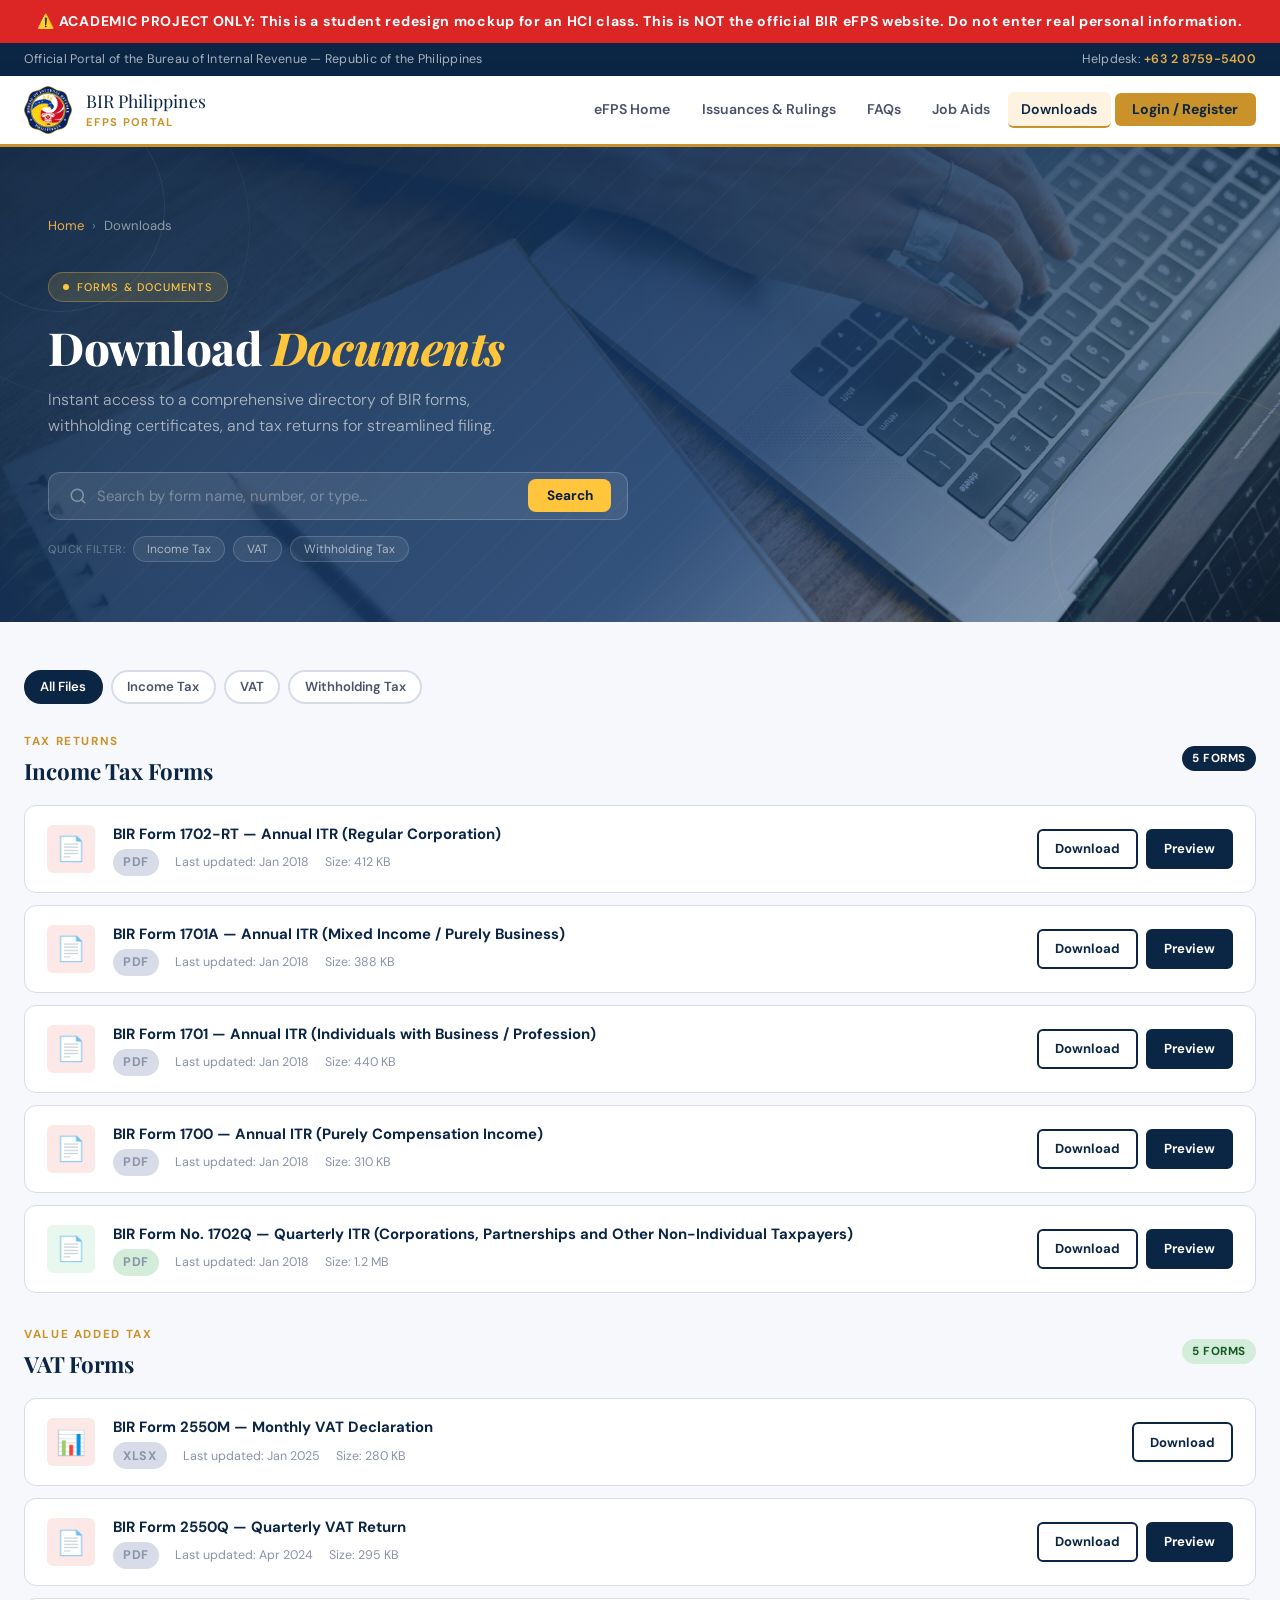
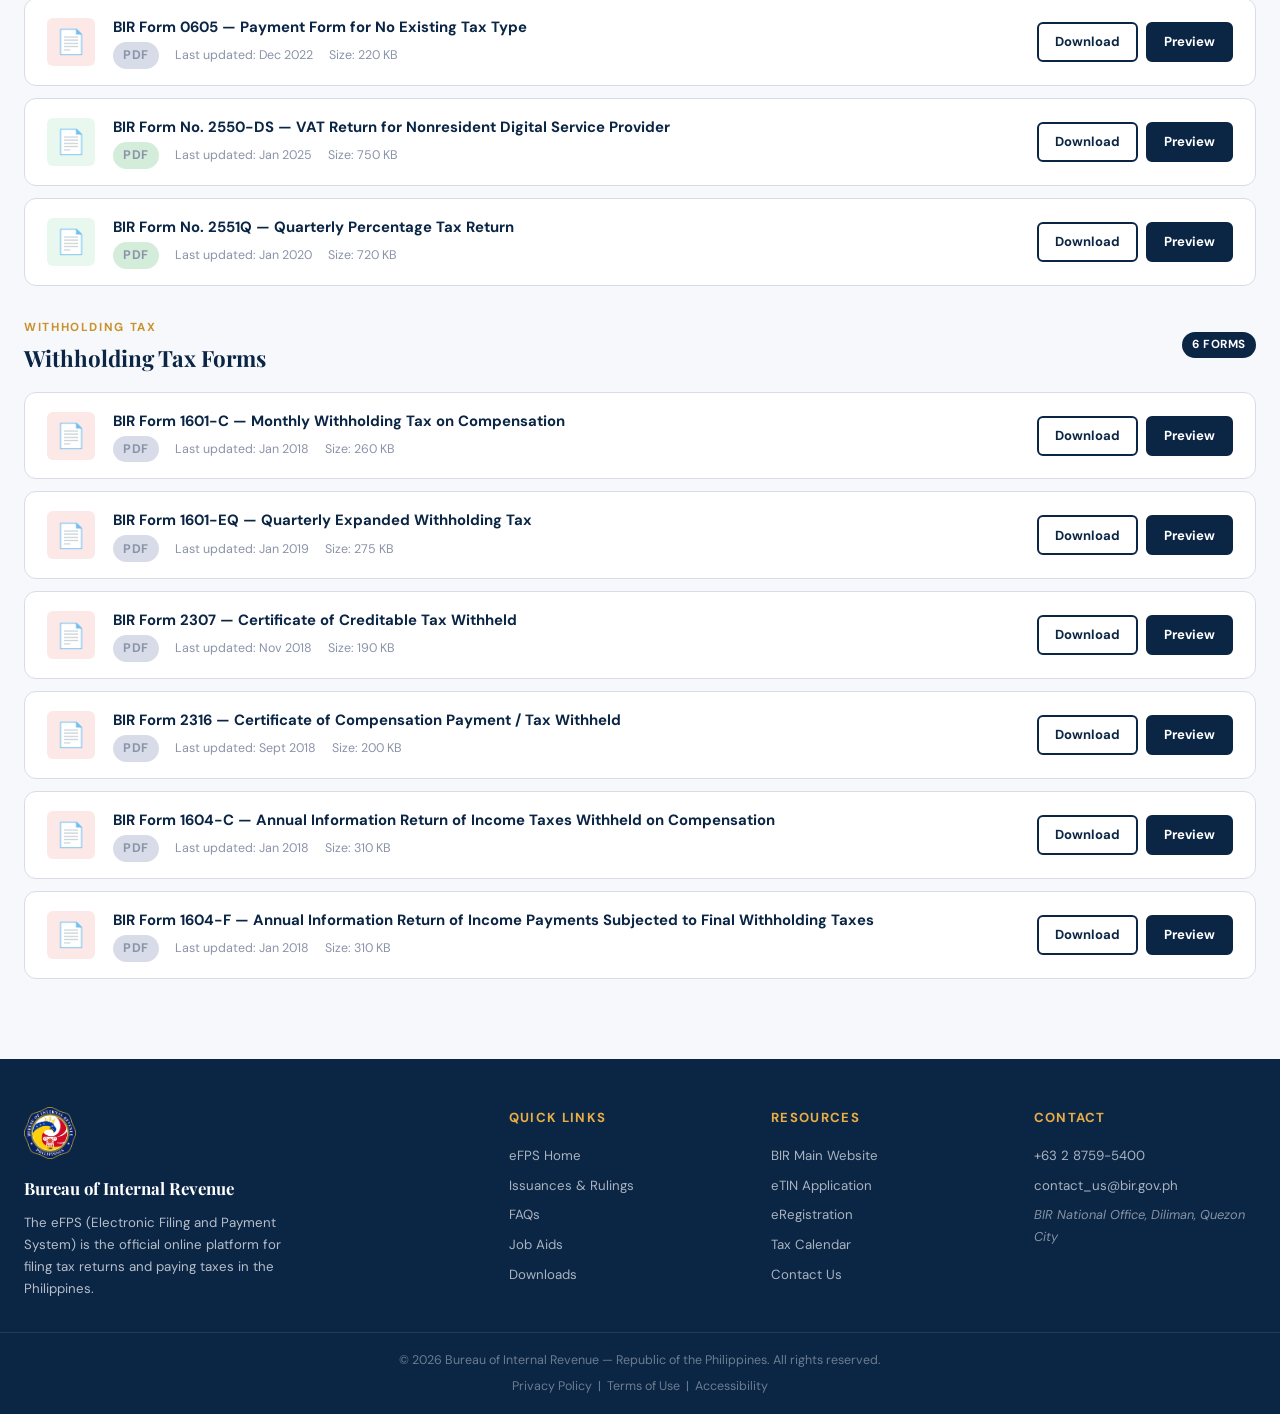
<file: pages/downloads.html>
<!DOCTYPE html>
<html lang="en">
<head>
  <meta charset="UTF-8"/>
  <meta name="viewport" content="width=device-width, initial-scale=1.0"/>
  <title>Downloads — eFPS | Bureau of Internal Revenue</title>
  <meta name="description" content="Download BIR tax forms, user manuals, guides, and official documents for the eFPS portal."/>
  <meta name="robots" content="noindex, nofollow">
  <link rel="stylesheet" href="../assets/css/style.css"/>
  <style>
    .filter-bar { display: flex; gap: .5rem; flex-wrap: wrap; margin-bottom: 1.75rem; }
    .filter-chip { padding: .4rem .9rem; border: 2px solid var(--gray-200); border-radius: 99px; background: var(--white); font-family: var(--font-body); font-size: .82rem; font-weight: 600; color: var(--gray-600); cursor: pointer; transition: all var(--dur-fast); }
    .filter-chip:hover { border-color: var(--navy); color: var(--navy); }
    .filter-chip.active { border-color: var(--navy); background: var(--navy); color: var(--white); }
    
    .downloads-grid { display: flex; flex-direction: column; gap: .75rem; }
    .download-item { display: flex; align-items: center; gap: 1.1rem; padding: 1rem 1.4rem; background: var(--white); border: 1px solid var(--gray-200); border-radius: var(--radius-md); transition: border-color var(--dur-fast), box-shadow var(--dur-fast), background var(--dur-fast); }
    .download-item:hover { border-color: var(--gold); background: var(--gold-pale); box-shadow: var(--shadow-sm); }
    
    .download-icon { width: 48px; height: 48px; border-radius: var(--radius-sm); display: flex; align-items: center; justify-content: center; font-size: 1.5rem; flex-shrink: 0; }
    .download-icon.pdf { background: #fde8e8; }
    .download-icon.xls { background: #e8f8ef; }
    .download-icon.doc { background: #e8effd; }
    .download-icon.zip { background: #fef9e8; }
    
    .download-meta { flex: 1; min-width: 0; }
    .download-meta strong { display: block; color: var(--navy); font-size: .93rem; margin-bottom: .15rem; }
    .download-meta .meta-row { display: flex; gap: 1rem; flex-wrap: wrap; align-items: center; }
    .download-meta span { font-size: .78rem; color: var(--gray-400); }
    
    .download-actions { display: flex; gap: .5rem; flex-shrink: 0; }
    
    .section-header-row { display: flex; align-items: center; justify-content: space-between; flex-wrap: wrap; gap: 1rem; margin-bottom: 1.25rem; }
    
    @media (max-width: 600px) { .download-item { flex-wrap: wrap; } .download-actions { width: 100%; } .download-actions .btn { flex: 1; justify-content: center; } }

  .page-hero { 
    background-image: linear-gradient(135deg, rgba(11, 37, 69, 0.95) 0%, rgba(22, 58, 107, 0.85) 60%, rgba(30, 79, 142, 0.3) 100%), 
                      url('../assets/img/kelly-sikkema-kA50vHmCxbk-unsplash.webp'); 
    background-size: cover; 
    background-position: center; 
    background-repeat: no-repeat; 
    padding: 0.75rem 1.5rem;
    position: relative; 
    overflow: hidden; 
  }

  @media (max-width: 200px) { 
    /* Updates mobile rendering to use the same background hook */
    .page-hero { 
      background-image: linear-gradient(to bottom, rgba(11, 37, 69, 0.95) 10%, rgba(22, 58, 107, 0.8) 60%, rgba(30, 79, 142, 0.1) 100%), 
                        url('../assets/img/kelly-sikkema-kA50vHmCxbk-unsplash.webp'); 
      padding: 1.25rem 1.25rem 1.25rem; 
    } 
    .hero-content { max-width: 100%; }
    .home-hero-inner { grid-template-columns: 1fr; gap: 2rem; display: block; }
    .content-area { grid-template-columns: 1fr; }
    .ql-grid { flex-wrap: wrap; }
    .ql-item { min-width: 33.33%; border-bottom: 1px solid #d4dae2; }
  }

  @media (max-width: 600px) { 
    .ql-item { min-width: 50%; } 
    .maintenance-card { flex-direction: column; align-items: flex-start; }
  }
  </style>
</head>
<body>
  <div style="background-color: #dc2626; color: white; text-align: center; padding: 10px; font-weight: bold; position: sticky; top: 0; z-index: 9999; font-size: 14px; letter-spacing: 0.05em;">
  ⚠️ ACADEMIC PROJECT ONLY: This is a student redesign mockup for an HCI class. This is NOT the official BIR eFPS website. Do not enter real personal information.
  </div>
  <div id="nav-placeholder"></div>

  
  
  <div class="page-hero">
  <div class="hero-deco-ring hero-deco-ring-1"></div>
  <div class="hero-deco-ring hero-deco-ring-2"></div>
  <div class="hero-deco-ring hero-deco-ring-3"></div>

  <div class="page-hero-inner">
    <nav class="breadcrumb" aria-label="Breadcrumb">
      <a href="../pages/efps-home.html">Home</a>
      <span aria-hidden="true">›</span>
      <span aria-current="page">Downloads</span>
    </nav>

    <div class="hero-body">
      <div>
        <div class="hero-label">
          <span class="hero-label-dot" aria-hidden="true"></span>
          Forms &amp; Documents
        </div>
        <h1>Download <em>Documents</em></h1>
        <p>Instant access to a comprehensive directory of  BIR forms, withholding certificates, and tax returns for streamlined filing.</p>
      </div>
    </div>
  </div>

  <div class="hero-search-section" role="search">
    <div class="hero-search-bar">
      <svg width="18" height="18" viewBox="0 0 24 24" fill="none" stroke="white"
           stroke-width="2" stroke-linecap="round" stroke-linejoin="round" aria-hidden="true">
        <circle cx="11" cy="11" r="8"/><line x1="21" y1="21" x2="16.65" y2="16.65"/>
      </svg>
      <label for="downloads-search" class="sr-only">Search downloads</label>
      <input type="search" id="downloads-search"
             placeholder="Search by form name, number, or type…"
             aria-label="Search downloads"/>
      <button class="hero-search-btn" type="button">Search</button>
    </div>
    <div class="hero-topic-chips" aria-label="Filter by category">
      <span class="hero-chips-label">Quick filter:</span>
      <button class="hero-chip" onclick="filterByCategory('income-tax')">Income Tax</button>
      <button class="hero-chip" onclick="filterByCategory('vat')">VAT</button>
      <button class="hero-chip" onclick="filterByCategory('withholding')">Withholding Tax</button>
    </div>
  </div>
</div>

  <main id="main-content">
    <div class="page-content">

      <div class="filter-bar" role="group" aria-label="Filter by category">
        <button class="filter-chip active" data-filter="all">All Files</button>
        <button class="filter-chip" data-filter="income-tax">Income Tax</button>
        <button class="filter-chip" data-filter="vat">VAT</button>
        <button class="filter-chip" data-filter="withholding">Withholding Tax</button>
      </div>

      <div class="section-header-row">
        <div>
          <p class="section-label">Tax Returns</p>
          <h2 class="section-title" style="font-size:1.4rem; margin-bottom:0;">Income Tax Forms</h2>
        </div>
        <span class="badge badge-navy">5 Forms</span>
      </div>
      <div class="downloads-grid mb-4">

        <div class="download-item" data-category="income-tax">
          <div class="download-icon pdf">📄</div>
          <div class="download-meta">
            <strong>BIR Form 1702-RT — Annual ITR (Regular Corporation)</strong>
            <div class="meta-row">
              <span class="badge badge-gray">PDF</span>
              <span>Last updated: Jan 2018</span>
              <span>Size: 412 KB</span>
            </div>
          </div>
          <div class="download-actions">
            <a href="#" class="btn btn-outline btn-sm" download>Download</a>
            <a href="https://bir-cdn.bir.gov.ph/local/pdf/1702-RT%20Jan%202018%20ENCS%20Final%20v3.pdf" class="btn btn-primary btn-sm">Preview</a>
          </div>
        </div>

        <div class="download-item" data-category="income-tax">
          <div class="download-icon pdf">📄</div>
          <div class="download-meta">
            <strong>BIR Form 1701A — Annual ITR (Mixed Income / Purely Business)</strong>
            <div class="meta-row">
              <span class="badge badge-gray">PDF</span>
              <span>Last updated: Jan 2018</span>
              <span>Size: 388 KB</span>
            </div>
          </div>
          <div class="download-actions">
            <a href="#" class="btn btn-outline btn-sm" download>Download</a>
            <a href="https://bir-cdn.bir.gov.ph/local/pdf/1701A%20Jan%202018%20v5%20with%20rates.pdf" class="btn btn-primary btn-sm">Preview</a>
          </div>
        </div>

        <div class="download-item" data-category="income-tax">
          <div class="download-icon pdf">📄</div>
          <div class="download-meta">
            <strong>BIR Form 1701 — Annual ITR (Individuals with Business / Profession)</strong>
            <div class="meta-row">
              <span class="badge badge-gray">PDF</span>
              <span>Last updated: Jan 2018</span>
              <span>Size: 440 KB</span>
            </div>
          </div>
          <div class="download-actions">
            <a href="#" class="btn btn-outline btn-sm" download>Download</a>
            <a href="https://bir-cdn.bir.gov.ph/local/pdf/1701%20Jan%202018%20final%20with%20rates.pdf" class="btn btn-primary btn-sm">Preview</a>
          </div>
        </div>

        <div class="download-item" data-category="income-tax">
          <div class="download-icon pdf">📄</div>
          <div class="download-meta">
            <strong>BIR Form 1700 — Annual ITR (Purely Compensation Income)</strong>
            <div class="meta-row">
              <span class="badge badge-gray">PDF</span>
              <span>Last updated: Jan 2018</span>
              <span>Size: 310 KB</span>
            </div>
          </div>
          <div class="download-actions">
            <a href="#" class="btn btn-outline btn-sm" download>Download</a>
            <a href="https://bir-cdn.bir.gov.ph/local/pdf/1700%20Jan%202018%20ENCS%20v6.pdf" class="btn btn-primary btn-sm">Preview</a>
          </div>
        </div>

        <div class="download-item" data-category="income-tax">
          <div class="download-icon xls">📄</div>
          <div class="download-meta">
            <strong>BIR Form No. 1702Q — Quarterly ITR (Corporations, Partnerships and Other Non-Individual Taxpayers)</strong>
            <div class="meta-row">
              <span class="badge badge-green">PDF</span>
              <span>Last updated: Jan 2018</span>
              <span>Size: 1.2 MB</span>
            </div>
          </div>
          <div class="download-actions">
            <a href="#" class="btn btn-outline btn-sm" download>Download</a>
            <a href="https://bir-cdn.bir.gov.ph/local/pdf/1702Q%202018ENCS%20final2.pdf" class="btn btn-primary btn-sm">Preview</a>
          </div>
        </div>


      </div>

      <div class="section-header-row">
        <div>
          <p class="section-label">Value Added Tax</p>
          <h2 class="section-title" style="font-size:1.4rem; margin-bottom:0;">VAT Forms</h2>
        </div>
        <span class="badge badge-green">5 Forms</span>
      </div>
      <div class="downloads-grid mb-4">

        <div class="download-item" data-category="vat">
          <div class="download-icon pdf">📊</div>
          <div class="download-meta">
            <strong>BIR Form 2550M — Monthly VAT Declaration</strong>
            <div class="meta-row">
              <span class="badge badge-gray">XLSX</span>
              <span>Last updated: Jan 2025</span>
              <span>Size: 280 KB</span>
            </div>
          </div>
          <div class="download-actions">
            <a href="#" class="btn btn-outline btn-sm" download>Download</a>
          </div>
        </div>

        <div class="download-item" data-category="vat">
          <div class="download-icon pdf">📄</div>
          <div class="download-meta">
            <strong>BIR Form 2550Q — Quarterly VAT Return</strong>
            <div class="meta-row">
              <span class="badge badge-gray">PDF</span>
              <span>Last updated: Apr 2024</span>
              <span>Size: 295 KB</span>
            </div>
          </div>
          <div class="download-actions">
            <a href="#" class="btn btn-outline btn-sm" download>Download</a>
            <a href="https://bir-cdn.bir.gov.ph/BIR/pdf/2550Q%20%20April%202024%20ENCS_Final.pdf" class="btn btn-primary btn-sm">Preview</a>
          </div>
        </div>

        <div class="download-item" data-category="vat">
          <div class="download-icon pdf">📄</div>
          <div class="download-meta">
            <strong>BIR Form 0605 — Payment Form for No Existing Tax Type</strong>
            <div class="meta-row">
              <span class="badge badge-gray">PDF</span>
              <span>Last updated: Dec 2022</span>
              <span>Size: 220 KB</span>
            </div>
          </div>
          <div class="download-actions">
            <a href="#" class="btn btn-outline btn-sm" download>Download</a>
            <a href="https://bir-cdn.bir.gov.ph/local/pdf/0605version1999_09.02.2022_copy.pdf" class="btn btn-primary btn-sm">Preview</a>
          </div>
        </div>

        <div class="download-item" data-category="vat">
          <div class="download-icon xls">📄</div>
          <div class="download-meta">
            <strong>BIR Form No. 2550-DS — VAT Return for Nonresident Digital Service Provider</strong>
            <div class="meta-row">
              <span class="badge badge-green">PDF</span>
              <span>Last updated: Jan 2025</span>
              <span>Size: 750 KB</span>
            </div>
          </div>
          <div class="download-actions">
            <a href="#" class="btn btn-outline btn-sm" download>Download</a>
            <a href="https://bir-cdn.bir.gov.ph/BIR/pdf/2550-DS%20%20Jan%202025%20version_Folio.pdf" class="btn btn-primary btn-sm">Preview</a>
          </div>
        </div>

        <div class="download-item" data-category="vat">
          <div class="download-icon xls">📄</div>
          <div class="download-meta">
            <strong>BIR Form No. 2551Q — Quarterly Percentage Tax Return</strong>
            <div class="meta-row">
              <span class="badge badge-green">PDF</span>
              <span>Last updated: Jan 2020</span>
              <span>Size: 720 KB</span>
            </div>
          </div>
          <div class="download-actions">
            <a href="#" class="btn btn-outline btn-sm" download>Download</a>
            <a href="https://bir-cdn.bir.gov.ph/local/pdf/2551Q%20Jan%202018%20ENCS%20final%20rev%203_copy.pdf" class="btn btn-primary btn-sm">Preview</a>
          </div>
        </div>

      </div>

      <div class="section-header-row">
        <div>
          <p class="section-label">Withholding Tax</p>
          <h2 class="section-title" style="font-size:1.4rem; margin-bottom:0;">Withholding Tax Forms</h2>
        </div>
        <span class="badge badge-navy">6 Forms</span>
      </div>
      <div class="downloads-grid mb-4">

        <div class="download-item" data-category="withholding">
          <div class="download-icon pdf">📄</div>
          <div class="download-meta">
            <strong>BIR Form 1601-C — Monthly Withholding Tax on Compensation</strong>
            <div class="meta-row">
              <span class="badge badge-gray">PDF</span>
              <span>Last updated: Jan 2018</span>
              <span>Size: 260 KB</span>
            </div>
          </div>
          <div class="download-actions">
            <a href="#" class="btn btn-outline btn-sm" download>Download</a>
            <a href="https://bir-cdn.bir.gov.ph/local/pdf/1601C%20final%20Jan%202018%20with%20DPA.pdf" class="btn btn-primary btn-sm">Preview</a>
          </div>
        </div>

        <div class="download-item" data-category="withholding">
          <div class="download-icon pdf">📄</div>
          <div class="download-meta">
            <strong>BIR Form 1601-EQ — Quarterly Expanded Withholding Tax</strong>
            <div class="meta-row">
              <span class="badge badge-gray">PDF</span>
              <span>Last updated: Jan 2019</span>
              <span>Size: 275 KB</span>
            </div>
          </div>
          <div class="download-actions">
            <a href="#" class="btn btn-outline btn-sm" download>Download</a>
            <a href="https://bir-cdn.bir.gov.ph/local/pdf/1601-EQ%20January%202019%20ENCS%20final.pdf" class="btn btn-primary btn-sm">Preview</a>
          </div>
        </div>

        <div class="download-item" data-category="withholding">
          <div class="download-icon pdf">📄</div>
          <div class="download-meta">
            <strong>BIR Form 2307 — Certificate of Creditable Tax Withheld</strong>
            <div class="meta-row">
              <span class="badge badge-gray">PDF</span>
              <span>Last updated: Nov 2018</span>
              <span>Size: 190 KB</span>
            </div>
          </div>
          <div class="download-actions">
            <a href="#" class="btn btn-outline btn-sm" download>Download</a>
            <a href="https://bir-cdn.bir.gov.ph/local/pdf/2307%20Jan%202018%20ENCS%20v3.pdf" class="btn btn-primary btn-sm">Preview</a>
          </div>
        </div>

        <div class="download-item" data-category="withholding">
          <div class="download-icon pdf">📄</div>
          <div class="download-meta">
            <strong>BIR Form 2316 — Certificate of Compensation Payment / Tax Withheld</strong>
            <div class="meta-row">
              <span class="badge badge-gray">PDF</span>
              <span>Last updated: Sept 2018</span>
              <span>Size: 200 KB</span>
            </div>
          </div>
          <div class="download-actions">
            <a href="#" class="btn btn-outline btn-sm" download>Download</a>
            <a href="https://bir-cdn.bir.gov.ph/local/pdf/2316%20Sep%202021%20ENCS_Final_corrected.pdf" class="btn btn-primary btn-sm">Preview</a>
          </div>
        </div>

        <div class="download-item" data-category="withholding">
          <div class="download-icon pdf">📄</div>
          <div class="download-meta">
            <strong>BIR Form 1604-C — Annual Information Return of Income Taxes Withheld on Compensation</strong>
            <div class="meta-row">
              <span class="badge badge-gray">PDF</span>
              <span>Last updated: Jan 2018</span>
              <span>Size: 310 KB</span>
            </div>
          </div>
          <div class="download-actions">
            <a href="#" class="btn btn-outline btn-sm" download>Download</a>
            <a href="https://bir-cdn.bir.gov.ph/local/pdf/1604-C%20Jan%202018%20Final.pdf" class="btn btn-primary btn-sm">Preview</a>
          </div>
        </div>

        <div class="download-item" data-category="withholding">
          <div class="download-icon pdf">📄</div>
          <div class="download-meta">
            <strong>BIR Form 1604-F — Annual Information Return of Income Payments Subjected to Final Withholding Taxes</strong>
            <div class="meta-row">
              <span class="badge badge-gray">PDF</span>
              <span>Last updated: Jan 2018</span>
              <span>Size: 310 KB</span>
            </div>
          </div>
          <div class="download-actions">
            <a href="#" class="btn btn-outline btn-sm" download>Download</a>
            <a href="https://bir-cdn.bir.gov.ph/local/pdf/1604-F%20Jan%202018%20Final%202.pdf" class="btn btn-primary btn-sm">Preview</a>
          </div>
        </div>

      </div>

    </div>
  </main>

  <div id="footer-placeholder"></div>
  <script src="../assets/js/main.js"></script>

  <!-- BACK TO TOP BUTTON -->
  <button id="backToTopBtn" title="Go to top" aria-label="Back to top">
  <svg xmlns="http://www.w3.org/2000/svg" width="24" height="24" viewBox="0 0 24 24" fill="none" stroke="currentColor" stroke-width="2.5" stroke-linecap="round" stroke-linejoin="round">
    <polyline points="18 15 12 9 6 15"></polyline>
  </svg>

</body>
</html>
</file>
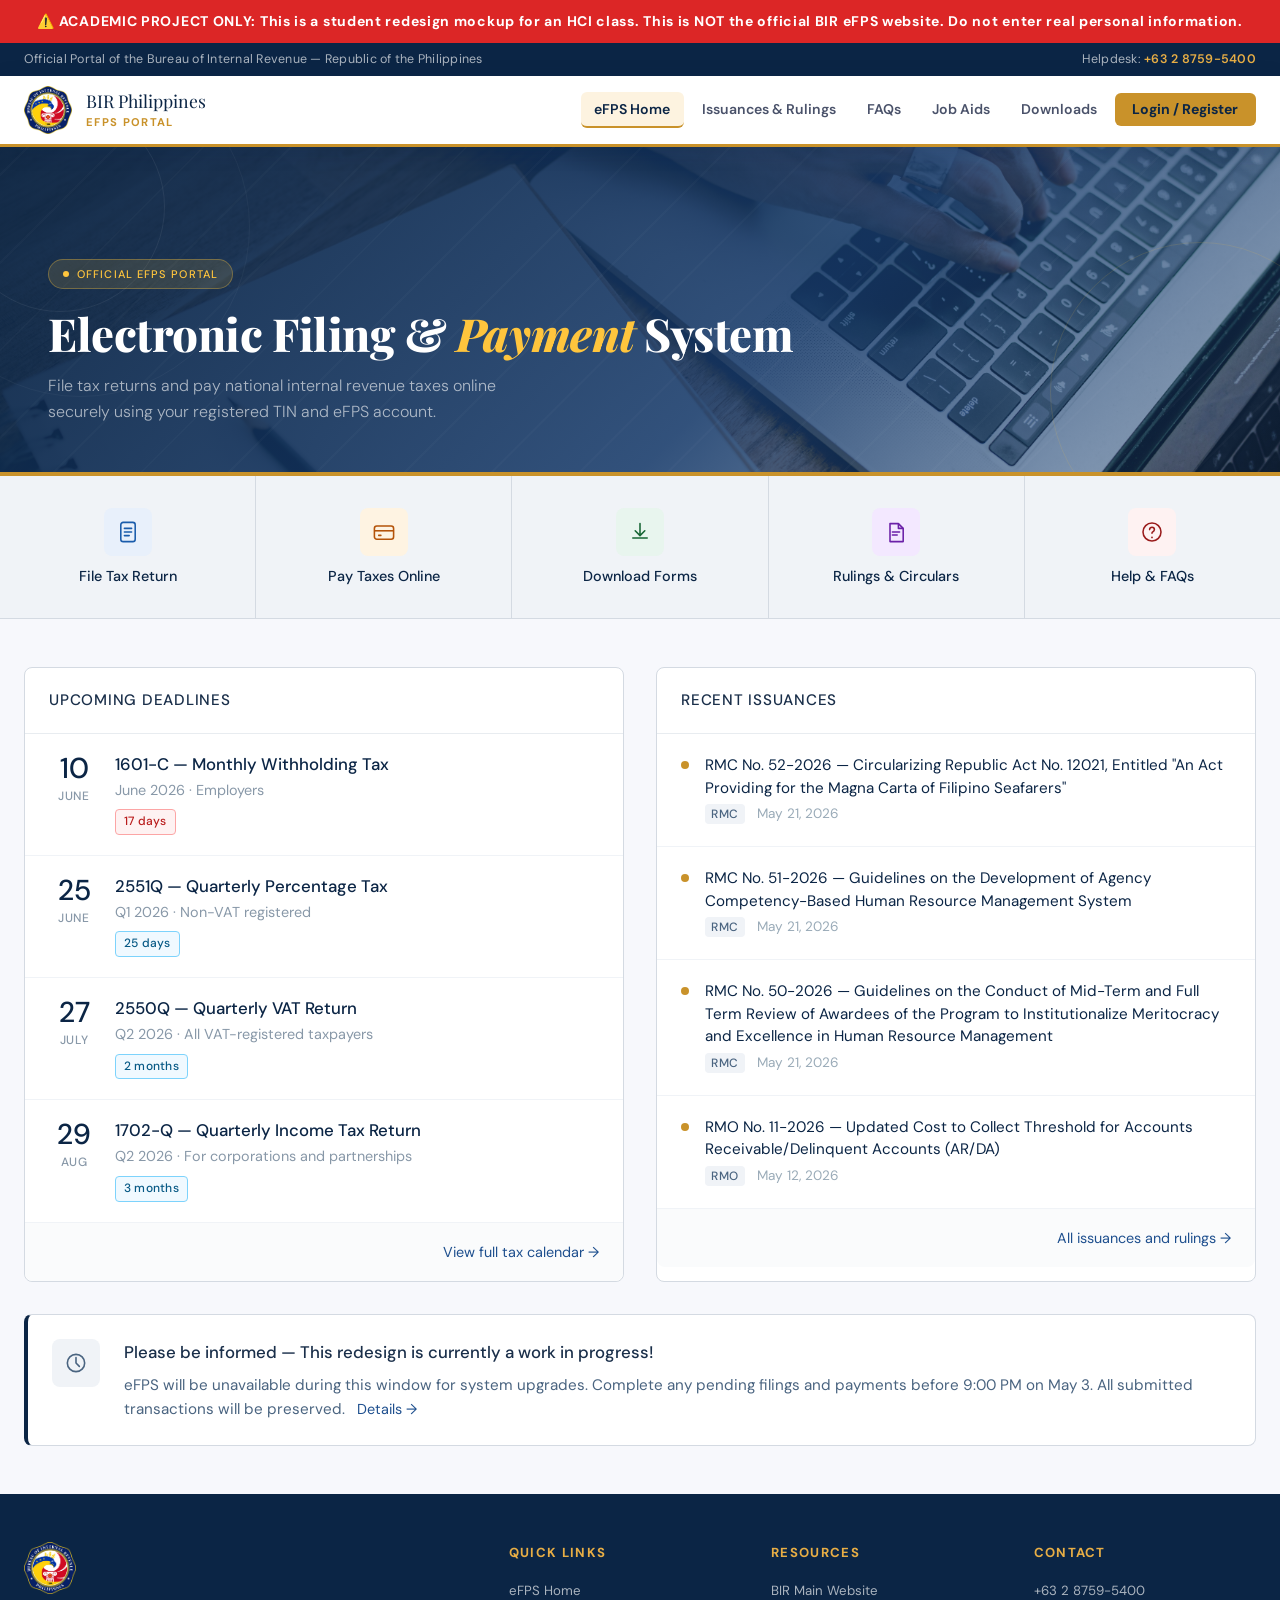
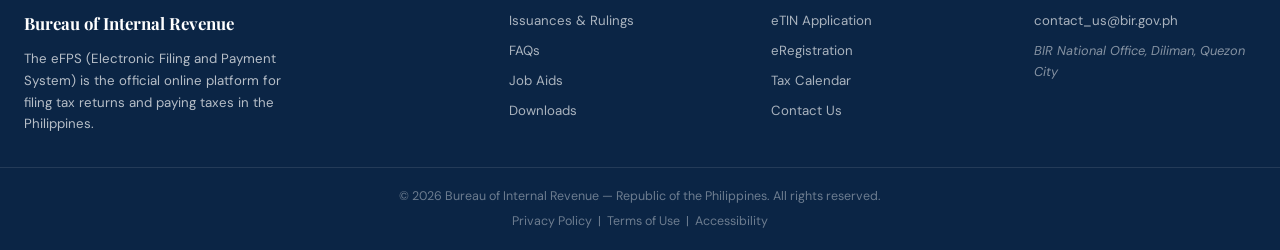
<file: pages/efps-home.html>
<!DOCTYPE html>
<html lang="en">
<head>
  <meta charset="UTF-8"/>
  <meta name="viewport" content="width=device-width, initial-scale=1.0"/>
  <title>eFPS Home — Bureau of Internal Revenue</title>
  <meta name="description" content="Welcome to the BIR Electronic Filing and Payment System (eFPS) Home Portal."/>
  <meta name="robots" content="noindex, nofollow">
  <link rel="stylesheet" href="../assets/css/style.css"/>
  <style>
    .home-hero { background-image: linear-gradient(135deg, rgba(11, 37, 69, 0.95) 0%, rgba(22, 58, 107, 0.85) 60%, rgba(30, 79, 142, 0.3) 100%), url('../assets/img/kelly-sikkema-kA50vHmCxbk-unsplash.webp'); background-size: cover; background-position: center; background-repeat: no-repeat; padding: 3.5rem 1.5rem 3rem; position: relative; overflow: hidden; }

    .home-hero::before { content: ''; position: absolute; inset: 0; background: repeating-linear-gradient(-45deg, transparent, transparent 60px, rgba(255,255,255,.02) 60px, rgba(255,255,255,.02) 62px); pointer-events: none; }
    .home-hero-inner { max-width: 1280px;  margin: 0 auto; position: relative; z-index: 1;}

    .hero-h1 { font-family: var(--font-display); font-size: clamp(2.2rem, 4.5vw, 3.2rem); font-weight: 700;color: var(--white); line-height: 1.2; margin-bottom: 0.5rem; }
    .hero-sub { font-family: var(--font-body); font-size: 1.05rem; color: rgba(255, 255, 255, 0.75); line-height: 1.6; margin-bottom: 2.5rem; max-width: 580px; }

    .quicklinks { background: #f0f3f7; border-top: 4px solid var(--gold); border-bottom: 1px solid #d4dae2; }
    .ql-grid { max-width: 1280px; margin: 0 auto; display: flex; }
    .ql-item { flex: 1; display: flex; flex-direction: column; align-items: center; gap: 12px; padding: 2rem 1rem; text-align: center; text-decoration: none; border-right: 1px solid #d4dae2; transition: background .15s ease; }
    .ql-item:last-child { border-right: none; }
    .ql-item:hover { background: #e4e9f0; }
    .ql-icon-wrap { width: 48px; height: 48px; border-radius: 8px; display: flex; align-items: center; justify-content: center; }
    .ql-label { font-size: .9rem; font-weight: 500; color: var(--navy); line-height: 1.2; }

    .notice-bar { background: #0a1f3d; padding: 12px 1.5rem; display: flex; justify-content: center; }
    .notice-bar-inner { max-width: 1280px; width: 100%; display: flex; align-items: center; gap: 10px; }
    .notice-bar span { font-size: .9rem; color: #4d7aaa; }
    .notice-bar strong { color: #6a94bc; font-weight: 500; }
    .notice-bar a { color: #6a94bc; text-decoration: none; border-bottom: 1px solid #4d7aaa; }

    .content-area { max-width: 1280px; margin: 0 auto; padding: 3rem 1.5rem; display: grid; grid-template-columns: 1fr 1fr; gap: 2rem; }
    .util-card { background: var(--white); border: 1px solid #d4dae2; border-radius: 8px; }
    .card-header { padding: 1.25rem 1.5rem; border-bottom: 1px solid #e8ecf0; display: flex; align-items: center; justify-content: space-between; }
    .card-title { font-size: .95rem; font-weight: 500; color: #1a2f4a; letter-spacing: .05em; text-transform: uppercase; }
    .view-all { font-size: .9rem; color: var(--navy-light); text-decoration: none; }
    .view-all:hover { text-decoration: underline; }
    
    .dl-item, .news-item { padding: 1.25rem 1.5rem; border-bottom: 1px solid #f0f3f7; display: flex; align-items: flex-start; gap: 16px; }
    .dl-item:last-child, .news-item:last-child { border-bottom: none; }
    
    .dl-date { min-width: 50px; text-align: center; flex-shrink: 0; }
    .dl-day { font-size: 1.8rem; font-weight: 500; color: var(--navy); line-height: 1; }
    .dl-month { font-size: .75rem; color: #8898a8; font-weight: 500; letter-spacing: .05em; text-transform: uppercase; margin-top: 4px; }
    .dl-form { font-size: 1.05rem; font-weight: 500; color: var(--navy); line-height: 1.3; margin-bottom: 4px; }
    .dl-desc { font-size: .9rem; color: #8898a8; line-height: 1.5; }
    .dl-badge { display: inline-block; font-size: .75rem; font-weight: 500; padding: 2px 8px; border-radius: 4px; margin-top: 8px; letter-spacing: .02em; }
    .badge-urgent { background: #fef2f2; color: #b91c1c; border: 1px solid #fca5a5; }
    .badge-upcoming { background: #f0f9ff; color: #075985; border: 1px solid #7dd3fc; }

    .news-dot { width: 8px; height: 8px; border-radius: 50%; background: var(--gold); flex-shrink: 0; margin-top: 7px; }
    .news-title { font-size: .95rem; color: var(--navy); line-height: 1.5; margin-bottom: 4px; }
    .news-meta { font-size: .85rem; color: #9aabb8; }
    .news-type { background: #f0f3f7; color: #4a6480; padding: 2px 6px; border-radius: 4px; font-weight: 500; letter-spacing: .05em; font-size: .75rem; }

    .card-footer { padding: 1rem 1.5rem; background: #fafbfc; border-top: 1px solid #f0f3f7; text-align: right; border-radius: 0 0 8px 8px; }

    .maintenance-card { grid-column: 1 / -1; background: var(--white); border: 1px solid #d4dae2; border-left: 4px solid var(--navy); border-radius: 8px; padding: 1.5rem; display: flex; align-items: flex-start; gap: 1.5rem; }
    .maint-icon-wrap { width: 48px; height: 48px; background: #f0f3f7; border-radius: 8px; display: flex; align-items: center; justify-content: center; flex-shrink: 0; }
    .maint-title { font-size: 1.05rem; font-weight: 500; color: #1a2f4a; margin-bottom: 6px; }
    .maint-desc { font-size: .95rem; color: #4a6480; line-height: 1.6; }

    @media (max-width: 900px) { .home-hero { background-image: linear-gradient(to bottom, rgba(11, 37, 69, 0.95) 10%, rgba(22, 58, 107, 0.8) 60%, rgba(30, 79, 142, 0.1) 100%), url('../assets/img/kelly-sikkema-kA50vHmCxbk-unsplash.webp'); padding: 2.5rem 1.25rem 2rem; } .hero-content { max-width: 100%; }.home-hero-inner { grid-template-columns: 1fr; gap: 2rem; display: block; }.content-area { grid-template-columns: 1fr; }.ql-grid { flex-wrap: wrap; }.ql-item { min-width: 33.33%; border-bottom: 1px solid #d4dae2; }}
    @media (max-width: 600px) { .ql-item { min-width: 50%; } .maintenance-card { flex-direction: column; align-items: flex-start; }}
  
  </style>
</head>
<body>
  <div style="background-color: #dc2626; color: white; text-align: center; padding: 10px; font-weight: bold; position: sticky; top: 0; z-index: 9999; font-size: 14px; letter-spacing: 0.05em;">
  ⚠️ ACADEMIC PROJECT ONLY: This is a student redesign mockup for an HCI class. This is NOT the official BIR eFPS website. Do not enter real personal information.
  </div>
  <div id="nav-placeholder"></div>

  <header class="home-hero page-hero" role="banner">
  <div class="hero-deco-ring hero-deco-ring-1"></div>
  <div class="hero-deco-ring hero-deco-ring-2"></div>
  <div class="hero-deco-ring hero-deco-ring-3"></div>

  <div class="page-hero-inner">
    <div class="hero-body">
      <div class="hero-content">

        <div class="hero-label">
          <span class="hero-label-dot" aria-hidden="true"></span>
          Official eFPS Portal
        </div>

        <h1 class="hero-h1">Electronic Filing &amp; <em>Payment</em> System</h1>

        <p class="hero-sub">File tax returns and pay national internal revenue taxes online securely using your registered TIN and eFPS account.</p>

      </div>
    </div>
  </div>
</header>

  <nav class="quicklinks" aria-label="Quick links — frequent tasks">
    <div class="ql-grid">
      <a class="ql-item" href="../index.html" aria-label="File a tax return">
        <div class="ql-icon-wrap" style="background:#e8f0fb" aria-hidden="true">
          <svg width="24" height="24" viewBox="0 0 20 20" fill="none">
            <rect x="4" y="2" width="12" height="16" rx="2" stroke="#1a5cab" stroke-width="1.3"/>
            <path d="M7 7h6M7 10h6M7 13h4" stroke="#1a5cab" stroke-width="1.3" stroke-linecap="round"/>
          </svg>
        </div>
        <span class="ql-label">File Tax Return</span>
      </a>
      <a class="ql-item" href="../index.html" aria-label="Pay taxes online">
        <div class="ql-icon-wrap" style="background:#fef3e2" aria-hidden="true">
          <svg width="24" height="24" viewBox="0 0 20 20" fill="none">
            <rect x="2" y="5" width="16" height="11" rx="2" stroke="#b45309" stroke-width="1.3"/>
            <path d="M2 9h16" stroke="#b45309" stroke-width="1.3"/>
            <rect x="5" y="12" width="3" height="1.5" rx=".5" fill="#b45309"/>
          </svg>
        </div>
        <span class="ql-label">Pay Taxes Online</span>
      </a>
      <a class="ql-item" href="../pages/downloads.html" aria-label="Download forms">
        <div class="ql-icon-wrap" style="background:#e8f5ee" aria-hidden="true">
          <svg width="24" height="24" viewBox="0 0 20 20" fill="none">
            <path d="M10 3v10M6 9l4 4 4-4" stroke="#166534" stroke-width="1.3" stroke-linecap="round" stroke-linejoin="round"/>
            <path d="M4 15h12" stroke="#166534" stroke-width="1.3" stroke-linecap="round"/>
          </svg>
        </div>
        <span class="ql-label">Download Forms</span>
      </a>
      <a class="ql-item" href="../pages/issuances.html" aria-label="Rulings and circulars">
        <div class="ql-icon-wrap" style="background:#f3e8ff" aria-hidden="true">
          <svg width="24" height="24" viewBox="0 0 20 20" fill="none">
            <path d="M5 3h7l4 4v11H5V3z" stroke="#6b21a8" stroke-width="1.3" stroke-linejoin="round"/>
            <path d="M12 3v4h4" stroke="#6b21a8" stroke-width="1.3" stroke-linejoin="round"/>
            <path d="M7 10h6M7 12.5h4" stroke="#6b21a8" stroke-width="1.3" stroke-linecap="round"/>
          </svg>
        </div>
        <span class="ql-label">Rulings &amp; Circulars</span>
      </a>
      <a class="ql-item" href="../pages/faqs.html" aria-label="Help and FAQs">
        <div class="ql-icon-wrap" style="background:#fef2f2" aria-hidden="true">
          <svg width="24" height="24" viewBox="0 0 20 20" fill="none">
            <circle cx="10" cy="10" r="7.5" stroke="#991b1b" stroke-width="1.3"/>
            <path d="M8 8c0-1.1.9-2 2-2s2 .9 2 2c0 1-.7 1.6-1.5 2-.5.2-.5.5-.5 1" stroke="#991b1b" stroke-width="1.3" stroke-linecap="round"/>
            <circle cx="10" cy="14.5" r=".75" fill="#991b1b"/>
          </svg>
        </div>
        <span class="ql-label">Help &amp; FAQs</span>
      </a>
    </div>
  </nav>

  <main class="content-area" id="main-content">

    <div class="util-card" aria-labelledby="deadlines-heading">
      <div class="card-header">
        <span class="card-title" id="deadlines-heading">Upcoming Deadlines</span>
      </div>
      <div class="deadline-list" role="list">
        
        <div class="dl-item" role="listitem">
          <div class="dl-date" aria-label="June 10"><div class="dl-day">10</div><div class="dl-month">June</div></div>
          <div class="dl-info">
            <div class="dl-form">1601-C — Monthly Withholding Tax</div>
            <div class="dl-desc">June 2026 &middot; Employers</div>
            <span class="dl-badge badge-urgent">17 days</span>
          </div>
        </div>

         <div class="dl-item" role="listitem">
          <div class="dl-date" aria-label="June 25"><div class="dl-day">25</div><div class="dl-month">June</div></div>
          <div class="dl-info">
            <div class="dl-form">2551Q — Quarterly Percentage Tax</div>
            <div class="dl-desc">Q1 2026 &middot; Non-VAT registered</div>
            <span class="dl-badge badge-upcoming">25 days</span>
          </div>
        </div>
       
        <div class="dl-item" role="listitem">
          <div class="dl-date" aria-label="April 25"><div class="dl-day">27</div><div class="dl-month">July</div></div>
          <div class="dl-info">
            <div class="dl-form">2550Q — Quarterly VAT Return</div>
            <div class="dl-desc">Q2 2026 &middot; All VAT-registered taxpayers</div>
            <span class="dl-badge badge-upcoming">2 months</span>
          </div>
        </div>

        <div class="dl-item" role="listitem">
          <div class="dl-date" aria-label="August 29"><div class="dl-day">29</div><div class="dl-month">Aug</div></div>
          <div class="dl-info">
            <div class="dl-form">1702-Q — Quarterly Income Tax Return</div>
            <div class="dl-desc">Q2 2026 &middot; For corporations and partnerships</div>
            <span class="dl-badge badge-upcoming">3 months</span>
          </div>
        </div>
        </div>

      <div class="card-footer">
        <a href="https://cleodu-cpas.com/index.php/bir-tax-deadlines" class="view-all">View full tax calendar &rarr;</a>
      </div>
    </div>

    <div class="util-card" aria-labelledby="issuances-heading">
      <div class="card-header">
        <span class="card-title" id="issuances-heading">Recent Issuances</span>
      </div>
      <div class="news-list" role="list">
        
        <div class="news-item" role="listitem">
          <div class="news-dot" aria-hidden="true"></div>
          <div class="news-body">
            <div class="news-title">RMC No. 52-2026 — Circularizing Republic Act No. 12021, Entitled "An Act Providing for the Magna Carta of Filipino Seafarers"</div>
            <div class="news-meta"><span class="news-type">RMC</span> &nbsp; May 21, 2026</div>
          </div>
        </div>

        <div class="news-item" role="listitem">
          <div class="news-dot" aria-hidden="true"></div>
          <div class="news-body">
            <div class="news-title">RMC No. 51-2026 — Guidelines on the Development of Agency Competency-Based Human Resource Management System</div>
            <div class="news-meta"><span class="news-type">RMC</span> &nbsp; May 21, 2026</div>
          </div>
        </div>

        <div class="news-item" role="listitem">
          <div class="news-dot" aria-hidden="true"></div>
          <div class="news-body">
            <div class="news-title">RMC No. 50-2026 — Guidelines on the Conduct of Mid-Term and Full Term Review of Awardees of the Program to Institutionalize Meritocracy and Excellence in Human Resource Management</div>
            <div class="news-meta"><span class="news-type">RMC</span> &nbsp; May 21, 2026</div>
          </div>
        </div>

        <div class="news-item" role="listitem">
          <div class="news-dot" aria-hidden="true"></div>
          <div class="news-body">
            <div class="news-title">RMO No. 11-2026 — Updated Cost to Collect Threshold for Accounts Receivable/Delinquent Accounts (AR/DA)</div>
            <div class="news-meta"><span class="news-type">RMO</span> &nbsp; May 12, 2026</div>
          </div>
        </div>

      </div>
      <div class="card-footer">
        <a href="../pages/issuances.html" class="view-all">All issuances and rulings &rarr;</a>
      </div>
    </div>
<!-- MAINTENANCE PAGE -->
    <div class="maintenance-card" role="note" aria-label="Maintenance schedule">
      <div class="maint-icon-wrap" aria-hidden="true">
        <svg width="24" height="24" viewBox="0 0 18 18" fill="none">
          <circle cx="9" cy="9" r="6.5" stroke="#4a6480" stroke-width="1.2"/>
          <path d="M9 5v4l2.5 2.5" stroke="#4a6480" stroke-width="1.2" stroke-linecap="round" stroke-linejoin="round"/>
        </svg>
      </div>
      <div class="maint-info" style="flex: 1;">
        <div class="maint-title">Please be informed — This redesign is currently a work in progress!</div>
        <div class="maint-desc">eFPS will be unavailable during this window for system upgrades. Complete any pending filings and payments before 9:00 PM on May 3. All submitted transactions will be preserved. &nbsp; <a href="#" class="view-all">Details &rarr;</a></div>
      </div>
    </div>

  </main>

  <div id="footer-placeholder"></div>

  <script src="../assets/js/main.js"></script>

  <!-- BACK TO TOP BUTTON -->
  <button id="backToTopBtn" title="Go to top" aria-label="Back to top">
  <svg xmlns="http://www.w3.org/2000/svg" width="24" height="24" viewBox="0 0 24 24" fill="none" stroke="currentColor" stroke-width="2.5" stroke-linecap="round" stroke-linejoin="round">
    <polyline points="18 15 12 9 6 15"></polyline>
  </svg>
  
</body>
</html>
</file>
<file: assets/css/style.css>
/* --- Fonts & Root Variables --- */
@import url('https://fonts.googleapis.com/css2?family=Playfair+Display:ital,wght@0,700;0,800;1,700&family=DM+Sans:wght@300;400;500&family=Source+Sans+3:ital,wght@0,300;0,400;0,500;0,600;0,700;1,400&display=swap');

:root {
  /* Colors */
  --navy: #0b2545;
  --navy-mid: #163a6b;
  --navy-light: #1e4f8e;
  --gold: #c9922a;
  --gold-light: #e8ae45;
  --gold-pale: #fdf3e0;
  --white: #ffffff;
  --off-white: #f7f8fc;
  --gray-100: #eef1f7;
  --gray-200: #d8dce8;
  --gray-400: #8a93a8;
  --gray-600: #4a526a;
  --gray-800: #1e2438;
  --red-err: #c0392b;
  --green-ok: #1a7a4a;

  /* Typography */
  --font-display: 'Playfair Display', Georgia, serif;
  --font-body: 'DM Sans', 'Source Sans 3', 'Segoe UI', sans-serif;

  /* Layout & Spacing */
  --nav-h: 68px;
  --radius-sm: 6px;
  --radius-md: 12px;
  --radius-lg: 20px;

  /* Effects */
  --shadow-sm: 0 1px 4px rgba(11, 37, 69, 0.1);
  --shadow-md: 0 4px 20px rgba(11, 37, 69, 0.13);
  --shadow-lg: 0 12px 40px rgba(11, 37, 69, 0.18);
  --ease: cubic-bezier(0.4, 0, 0.2, 1);
  --dur-fast: 160ms;
  --dur-mid: 280ms;
}

/* --- Base Resets --- */
*,
*::before,
*::after {
  box-sizing: border-box;
  margin: 0;
  padding: 0;
}

html {
  scroll-behavior: smooth;
  font-size: 16px;
}

body {
  font-family: var(--font-body);
  background: var(--off-white);
  color: var(--gray-800);
  line-height: 1.65;
  min-height: 100vh;
  display: flex;
  flex-direction: column;
}

img {
  display: block;
  max-width: 100%;
}

a {
  color: var(--navy-light);
  text-decoration: none;
  transition: color var(--dur-fast) var(--ease);
}

a:hover {
  color: var(--gold);
}

ul,
ol {
  list-style: none;
}

/* --- Accessibility --- */
:focus-visible {
  outline: 3px solid var(--gold-light);
  outline-offset: 3px;
  border-radius: var(--radius-sm);
}

.skip-link {
  position: absolute;
  top: -99px;
  left: 1rem;
  background: var(--gold);
  color: var(--navy);
  font-weight: 700;
  padding: 0.5rem 1rem;
  border-radius: var(--radius-sm);
  z-index: 9999;
  transition: top var(--dur-fast);
}

.skip-link:focus {
  top: 1rem;
}

.sr-only {
  position: absolute;
  width: 1px;
  height: 1px;
  padding: 0;
  margin: -1px;
  overflow: hidden;
  clip: rect(0, 0, 0, 0);
  white-space: nowrap;
  border: 0;
}

/* --- Navigation & Topbar --- */
.topbar {
  background: var(--navy);
  color: rgba(255, 255, 255, 0.65);
  font-size: 0.78rem;
  padding: 6px 0;
  letter-spacing: 0.02em;
}

.topbar-inner {
  max-width: 1280px;
  margin: 0 auto;
  padding: 0 1.5rem;
  display: flex;
  justify-content: space-between;
  align-items: center;
  gap: 1rem;
}

.topbar a {
  color: var(--gold-light);
  font-weight: 600;
}

.topbar a:hover {
  color: var(--white);
}

.nav-wrapper {
  background: var(--white);
  position: sticky;
  top: 0;
  z-index: 800;
  border-bottom: 3px solid var(--gold);
  box-shadow: var(--shadow-md);
}

.nav-inner {
  max-width: 1280px;
  margin: 0 auto;
  padding: 0 1.5rem;
  height: var(--nav-h);
  display: flex;
  align-items: center;
  justify-content: space-between;
  gap: 1.5rem;
}

.brand {
  display: flex;
  align-items: center;
  gap: 14px;
  text-decoration: none;
  flex-shrink: 0;
}

.brand-seal {
  width: 48px;
  height: 48px;
  flex-shrink: 0;
}

.brand-text {
  line-height: 1.2;
}

.brand-text .agency {
  font-family: var(--font-display);
  font-size: 1.1rem;
  color: var(--navy);
  display: block;
}

.brand-text .portal {
  font-size: 0.7rem;
  color: var(--gold);
  font-weight: 700;
  letter-spacing: 0.12em;
  text-transform: uppercase;
}

.nav-links {
  display: flex;
  align-items: center;
  gap: 0.25rem;
}

.nav-links a {
  color: var(--gray-600);
  font-size: 0.88rem;
  font-weight: 600;
  padding: 0.5rem 0.85rem;
  border-radius: var(--radius-sm);
  transition: background var(--dur-fast) var(--ease), color var(--dur-fast) var(--ease);
  white-space: nowrap;
}

.nav-links a:hover,
.nav-links a.active {
  background: var(--gold-pale);
  color: var(--navy);
}

.nav-links a.active {
  border-bottom: 2px solid var(--gold);
}

.nav-cta {
  background: var(--gold) !important;
  color: var(--navy) !important;
  border-radius: var(--radius-sm) !important;
  padding: 0.45rem 1.1rem !important;
  font-weight: 700 !important;
}

.nav-cta:hover {
  background: var(--gold-light) !important;
  color: var(--navy) !important;
}

/* --- Mobile Nav & Hamburger --- */
.hamburger {
  display: none;
  flex-direction: column;
  justify-content: center;
  gap: 5px;
  width: 40px;
  height: 40px;
  background: none;
  border: none;
  cursor: pointer;
  padding: 8px;
  border-radius: var(--radius-sm);
}

.hamburger span {
  display: block;
  width: 100%;
  height: 2px;
  background: var(--navy);
  border-radius: 2px;
  transition: transform var(--dur-mid) var(--ease), opacity var(--dur-fast) var(--ease);
}

.hamburger[aria-expanded="true"] span:nth-child(1) {
  transform: translateY(7px) rotate(45deg);
}

.hamburger[aria-expanded="true"] span:nth-child(2) {
  opacity: 0;
}

.hamburger[aria-expanded="true"] span:nth-child(3) {
  transform: translateY(-7px) rotate(-45deg);
}

.mobile-nav {
  display: none;
  flex-direction: column;
  background: var(--white);
  border-top: 1px solid var(--gray-100);
  padding: 0.75rem 1.5rem 1.25rem;
  gap: 0.25rem;
  box-shadow: var(--shadow-md);
}

.mobile-nav.open {
  display: flex;
}

.mobile-nav a {
  color: var(--gray-600);
  font-weight: 600;
  font-size: 0.93rem;
  padding: 0.65rem 0.85rem;
  border-radius: var(--radius-sm);
  display: block;
}

.mobile-nav a:hover,
.mobile-nav a.active {
  background: var(--gold-pale);
  color: var(--navy);
}

/* --- Hero Section (base — overridden by faq-hero styles below) --- */
.page-hero {
  background: linear-gradient(135deg, #0a1f44 0%, #0d2d6e 50%, #1a4480 100%);
  padding: 0;
  position: relative;
  overflow: hidden;
  color: var(--white);
}

.page-hero::before {
  content: '';
  position: absolute;
  inset: 0;
  background-image:
    radial-gradient(circle at 12% 55%, rgba(255,255,255,0.04) 0%, transparent 45%),
    radial-gradient(circle at 88% 18%, rgba(255,197,61,0.07) 0%, transparent 42%),
    repeating-linear-gradient(
      -45deg,
      transparent, transparent 28px,
      rgba(255,255,255,0.022) 28px, rgba(255,255,255,0.022) 29px
    );
  pointer-events: none;
  z-index: 0;
}

.page-hero-inner {
  max-width: 1280px;
  margin: 0 auto;
  padding: 3.5rem 1.5rem 0;
  position: relative;
  z-index: 1;
}

.page-hero h1 {
  font-family: var(--font-display);
  font-size: clamp(1.9rem, 4vw, 2.85rem);
  font-weight: 800;
  color: #ffffff;
  line-height: 1.15;
  margin-bottom: 0.85rem;
  text-align: left;
  letter-spacing: -0.01em;
}

.page-hero h1 em {
  font-style: italic;
  color: #ffc53d;
}

.page-hero p {
  color: rgba(255, 255, 255, 0.62);
  font-size: 1rem;
  max-width: 480px;
  font-weight: 300;
  margin: 0;
  text-align: left;
}

/* --- Breadcrumb --- */
.breadcrumb {
  display: flex;
  gap: 0.5rem;
  align-items: center;
  font-size: 0.82rem;
  color: rgba(255, 255, 255, 0.55);
  margin-bottom: 1rem;
}

.breadcrumb a {
  color: var(--gold-light);
}

.breadcrumb a:hover {
  color: var(--white);
}

.breadcrumb span {
  color: rgba(255, 255, 255, 0.35);
}

.page-hero-inner .breadcrumb {
  margin-bottom: 2.25rem;
}

.page-hero-inner .breadcrumb a {
  color: #e8ae45;
}

.page-hero-inner .breadcrumb [aria-current="page"] {
  color: rgba(255, 255, 255, 0.5);
}

/* --- Hero Decorative Rings --- */
.hero-deco-ring {
  position: absolute;
  border-radius: 50%;
  pointer-events: none;
  z-index: 0;
}

.hero-deco-ring-1 { width: 340px; height: 340px; top: -90px;  left: -90px;  border: 1px   solid rgba(255,255,255,0.04); }
.hero-deco-ring-2 { width: 210px; height: 210px; top: -45px;  left: -45px;  border: 1px   solid rgba(255,255,255,0.065); }
.hero-deco-ring-3 { width: 300px; height: 300px; bottom: -70px; right: -70px; border: 1.5px solid rgba(255,197,61,0.12); }

/* --- Hero Body Layout --- */
.hero-body {
  display: grid;
  grid-template-columns: 1fr;
  gap: 2rem;
  align-items: flex-end;
}

/* --- Hero Label Pill --- */
.hero-label {
  display: inline-flex;
  align-items: center;
  gap: 8px;
  background: rgba(255, 197, 61, 0.13);
  border: 1px solid rgba(255, 197, 61, 0.32);
  color: #ffc53d;
  font-size: 11px;
  font-weight: 500;
  letter-spacing: 0.1em;
  text-transform: uppercase;
  padding: 5px 14px;
  border-radius: 100px;
  margin-bottom: 1.15rem;
  font-family: var(--font-body);
}

.hero-label-dot {
  width: 6px;
  height: 6px;
  background: #ffc53d;
  border-radius: 50%;
  animation: hero-pulse 2.2s ease-in-out infinite;
  flex-shrink: 0;
}

@keyframes hero-pulse {
  0%, 100% { opacity: 1; transform: scale(1); }
  50%       { opacity: 0.45; transform: scale(0.65); }
}

/* --- Hero Search Section --- */
.hero-search-section {
  position: relative;
  z-index: 1;
  max-width: 1280px;
  margin: 0 auto;
  padding: 2rem 1.5rem 3rem;
}

.hero-search-bar {
  display: flex;
  align-items: center;
  background: rgba(255, 255, 255, 0.09);
  border: 1px solid rgba(255, 255, 255, 0.2);
  border-radius: 12px;
  padding: 0 1rem 0 1.25rem;
  gap: 10px;
  max-width: 580px;
  transition: border-color 0.2s;
}

.hero-search-bar:focus-within {
  border-color: rgba(255, 197, 61, 0.55);
  background: rgba(255, 255, 255, 0.12);
}

.hero-search-bar svg {
  flex-shrink: 0;
  opacity: 0.38;
}

.hero-search-bar input {
  flex: 1;
  background: transparent;
  border: none;
  outline: none;
  color: #fff;
  font-family: var(--font-body);
  font-size: 0.93rem;
  padding: 0.82rem 0;
}

.hero-search-bar input::placeholder {
  color: rgba(255, 255, 255, 0.32);
}

.hero-search-btn {
  background: #ffc53d;
  color: #0a1f44;
  border: none;
  border-radius: 8px;
  padding: 0.5rem 1.15rem;
  font-family: var(--font-body);
  font-size: 0.85rem;
  font-weight: 700;
  cursor: pointer;
  flex-shrink: 0;
  transition: background 0.15s;
}

.hero-search-btn:hover {
  background: #e8ae45;
}

/* --- Hero Topic Chips --- */
.hero-topic-chips {
  display: flex;
  flex-wrap: wrap;
  gap: 8px;
  margin-top: 1rem;
  align-items: center;
}

.hero-chips-label {
  font-size: 11px;
  color: rgba(255, 255, 255, 0.33);
  letter-spacing: 0.05em;
  text-transform: uppercase;
  font-family: var(--font-body);
}

.hero-chip {
  background: rgba(255, 255, 255, 0.07);
  border: 0.5px solid rgba(255, 255, 255, 0.16);
  color: rgba(255, 255, 255, 0.58);
  font-size: 12px;
  padding: 4px 13px;
  border-radius: 100px;
  cursor: pointer;
  transition: all 0.15s;
  font-family: var(--font-body);
}

.hero-chip:hover {
  background: rgba(255, 197, 61, 0.16);
  border-color: rgba(255, 197, 61, 0.42);
  color: #ffc53d;
}

/* --- Main Layout --- */
.page-content {
  max-width: 1280px;
  margin: 0 auto;
  padding: 3rem 1.5rem;
  width: 100%;
  flex: 1;
}

/* --- Components: Cards --- */
.card {
  background: var(--white);
  border-radius: var(--radius-md);
  box-shadow: var(--shadow-sm);
  border: 1px solid var(--gray-100);
  overflow: hidden;
  transition: box-shadow var(--dur-mid) var(--ease), transform var(--dur-mid) var(--ease);
}

.card:hover {
  box-shadow: var(--shadow-md);
  transform: translateY(-2px);
}

.card-body {
  padding: 1.75rem;
}

/* --- Components: Titles & Accents --- */
.section-label {
  font-size: 0.73rem;
  font-weight: 700;
  letter-spacing: 0.14em;
  text-transform: uppercase;
  color: var(--gold);
  margin-bottom: 0.4rem;
}

.section-title {
  font-family: var(--font-display);
  font-size: clamp(1.4rem, 3vw, 2rem);
  color: var(--navy);
  line-height: 1.25;
  margin-bottom: 1rem;
}

.section-title + p {
  color: var(--gray-600);
}

.divider-accent {
  width: 48px;
  height: 3px;
  background: var(--gold);
  border-radius: 2px;
  margin: 0.75rem 0 1.5rem;
}

/* --- Components: Buttons --- */
.btn {
  display: inline-flex;
  align-items: center;
  gap: 0.5rem;
  padding: 0.7rem 1.5rem;
  border-radius: var(--radius-sm);
  font-family: var(--font-body);
  font-size: 0.92rem;
  font-weight: 700;
  cursor: pointer;
  border: 2px solid transparent;
  transition: background var(--dur-fast) var(--ease), color var(--dur-fast) var(--ease), border-color var(--dur-fast) var(--ease), box-shadow var(--dur-fast) var(--ease);
  text-decoration: none;
  white-space: nowrap;
}

.btn-primary {
  background: var(--navy);
  color: var(--white);
  border-color: var(--navy);
}

.btn-primary:hover {
  background: var(--navy-light);
  border-color: var(--navy-light);
  color: var(--white);
  box-shadow: 0 4px 16px rgba(11, 37, 69, 0.28);
}

.btn-gold {
  background: var(--gold);
  color: var(--navy);
  border-color: var(--gold);
}

.btn-gold:hover {
  background: var(--gold-light);
  border-color: var(--gold-light);
  color: var(--navy);
  box-shadow: 0 4px 16px rgba(201, 146, 42, 0.35);
}

.btn-outline {
  background: transparent;
  color: var(--navy);
  border-color: var(--navy);
}

.btn-outline:hover {
  background: var(--navy);
  color: var(--white);
}

.btn-sm  { padding: 0.45rem 1rem;  font-size: 0.82rem; }
.btn-lg  { padding: 0.9rem 2rem;   font-size: 1rem; }
.btn-full { width: 100%; justify-content: center; }

/* --- Components: Forms --- */
.form-group {
  margin-bottom: 1.4rem;
}

.form-label {
  display: block;
  font-size: 0.85rem;
  font-weight: 700;
  color: var(--gray-600);
  margin-bottom: 0.45rem;
  letter-spacing: 0.02em;
}

.form-label .req {
  color: var(--red-err);
  margin-left: 2px;
}

.form-input,
.form-select,
.form-textarea {
  width: 100%;
  padding: 0.7rem 1rem;
  border: 2px solid var(--gray-200);
  border-radius: var(--radius-sm);
  font-family: var(--font-body);
  font-size: 0.95rem;
  color: var(--gray-800);
  background: var(--white);
  transition: border-color var(--dur-fast) var(--ease), box-shadow var(--dur-fast) var(--ease);
  appearance: none;
}

.form-input::placeholder {
  color: var(--gray-400);
}

.form-input:focus,
.form-select:focus,
.form-textarea:focus {
  outline: none;
  border-color: var(--navy-light);
  box-shadow: 0 0 0 3px rgba(30, 79, 142, 0.15);
}

.form-input.error,
.form-select.error {
  border-color: var(--red-err);
}

.form-error {
  font-size: 0.8rem;
  color: var(--red-err);
  margin-top: 0.35rem;
  display: none;
  align-items: center;
  gap: 0.3rem;
}

.form-error.visible {
  display: flex;
}

.form-hint {
  font-size: 0.8rem;
  color: var(--gray-400);
  margin-top: 0.3rem;
}

.input-wrapper {
  position: relative;
}

.input-wrapper .form-input {
  padding-right: 3rem;
}

.toggle-pw {
  position: absolute;
  right: 0.85rem;
  top: 50%;
  transform: translateY(-50%);
  background: none;
  border: none;
  cursor: pointer;
  color: var(--gray-400);
  padding: 4px;
  line-height: 1;
  font-size: 1.1rem;
  transition: color var(--dur-fast);
}

.toggle-pw:hover {
  color: var(--navy);
}

.check-group {
  display: flex;
  align-items: flex-start;
  gap: 0.7rem;
}

.check-group input[type="checkbox"] {
  width: 18px;
  height: 18px;
  flex-shrink: 0;
  margin-top: 2px;
  accent-color: var(--navy);
  cursor: pointer;
}

.check-group label {
  font-size: 0.88rem;
  color: var(--gray-600);
  cursor: pointer;
}

/* --- Components: Alerts & Banners --- */
.alert-banner {
  background: #2d1f00;
  border-top: 3px solid #f59e0b;
  border-bottom: 1px solid #4a3400;
  padding: 11px 1.5rem;
  display: flex;
  justify-content: center;
}

.alert-banner-inner {
  max-width: 1280px;
  width: 100%;
  display: flex;
  align-items: flex-start;
  gap: 12px;
}

.alert-icon {
  width: 18px;
  height: 18px;
  flex-shrink: 0;
  margin-top: 3px;
}

.alert-label {
  font-size: 0.75rem;
  font-weight: 700;
  color: #d97706;
  letter-spacing: 0.08em;
  text-transform: uppercase;
  display: block;
  margin-bottom: 2px;
}

.alert-text {
  font-size: 0.9rem;
  color: #c9a860;
  line-height: 1.5;
}

.alert-text a {
  color: #f59e0b;
  text-decoration: none;
  border-bottom: 1px solid #f59e0b;
}

.announcement-banner {
  background: var(--gold-pale);
  border-left: 4px solid var(--gold);
  border-radius: var(--radius-sm);
  padding: 0.9rem 1.2rem;
  font-size: 0.88rem;
  color: var(--navy);
  margin-bottom: 2rem;
  display: flex;
  gap: 0.75rem;
  align-items: flex-start;
}

.announcement-banner strong {
  font-weight: 700;
}

/* --- Components: Accordion --- */
.accordion {
  display: flex;
  flex-direction: column;
  gap: 0.75rem;
}

.accordion-item {
  background: var(--white);
  border: 1px solid var(--gray-200);
  border-radius: var(--radius-md);
  overflow: hidden;
  transition: border-color var(--dur-fast) var(--ease), box-shadow var(--dur-fast) var(--ease);
}

.accordion-item.open {
  border-color: var(--gold);
  box-shadow: var(--shadow-sm);
}

.accordion-btn {
  width: 100%;
  display: flex;
  align-items: center;
  justify-content: space-between;
  gap: 1rem;
  padding: 1.1rem 1.4rem;
  background: none;
  border: none;
  cursor: pointer;
  font-family: var(--font-body);
  font-size: 0.95rem;
  font-weight: 600;
  color: var(--navy);
  text-align: left;
  transition: background var(--dur-fast) var(--ease);
}

.accordion-btn:hover {
  background: var(--gray-100);
}

.accordion-item.open .accordion-btn {
  background: var(--gold-pale);
}

.accordion-icon {
  flex-shrink: 0;
  width: 22px;
  height: 22px;
  border-radius: 50%;
  background: var(--gray-100);
  display: flex;
  align-items: center;
  justify-content: center;
  font-size: 0.75rem;
  color: var(--navy);
  transition: background var(--dur-fast) var(--ease), transform var(--dur-mid) var(--ease);
}

.accordion-item.open .accordion-icon {
  background: var(--gold);
  transform: rotate(180deg);
}

.accordion-body {
  max-height: 0;
  overflow: hidden;
  transition: max-height var(--dur-mid) var(--ease), padding var(--dur-mid) var(--ease);
}

.accordion-item.open .accordion-body {
  max-height: 600px;
}

.accordion-content {
  padding: 1.3rem 1.4rem;
  color: var(--gray-600);
  font-size: 0.93rem;
  line-height: 1.7;
}

.accordion-content p + p {
  margin-top: 0.65rem;
}

.accordion-content ul {
  list-style: disc;
  padding-left: 1.2rem;
  margin-top: 0.5rem;
}

.accordion-content li {
  margin-bottom: 0.3rem;
}

/* --- Components: Tabs --- */
.tab-bar {
  display: flex;
  gap: 0.25rem;
  border-bottom: 2px solid var(--gray-200);
  margin-bottom: 2rem;
  overflow-x: auto;
  scrollbar-width: none;
}

.tab-bar::-webkit-scrollbar {
  display: none;
}

.tab-btn {
  background: none;
  border: none;
  border-bottom: 2px solid transparent;
  margin-bottom: -2px;
  padding: 0.7rem 1.3rem;
  font-family: var(--font-body);
  font-size: 0.9rem;
  font-weight: 600;
  color: var(--gray-400);
  cursor: pointer;
  white-space: nowrap;
  border-radius: var(--radius-sm) var(--radius-sm) 0 0;
  transition: color var(--dur-fast) var(--ease), border-color var(--dur-fast) var(--ease);
}

.tab-btn:hover {
  color: var(--navy);
}

.tab-btn.active {
  color: var(--navy);
  border-bottom-color: var(--gold);
}

.tab-panel {
  display: none;
}

.tab-panel.active {
  display: block;
}

/* --- Components: Tables --- */
.data-table {
  width: 100%;
  border-collapse: collapse;
  font-size: 0.9rem;
}

.data-table thead {
  background: var(--navy);
  color: var(--white);
}

.data-table th {
  padding: 0.85rem 1.1rem;
  text-align: left;
  font-size: 0.8rem;
  font-weight: 700;
  letter-spacing: 0.05em;
  text-transform: uppercase;
}

.data-table td {
  padding: 0.85rem 1.1rem;
  border-bottom: 1px solid var(--gray-100);
  vertical-align: top;
}

.data-table tbody tr:last-child td {
  border-bottom: none;
}

.data-table tbody tr:hover {
  background: var(--gold-pale);
}

/* --- Components: Badges --- */
.badge {
  display: inline-block;
  padding: 0.2rem 0.65rem;
  border-radius: 99px;
  font-size: 0.73rem;
  font-weight: 700;
  letter-spacing: 0.04em;
  text-transform: uppercase;
}

.badge-navy  { background: var(--navy);     color: var(--white); }
.badge-gold  { background: var(--gold);     color: var(--navy); }
.badge-gray  { background: var(--gray-200); color: var(--gray-600); }
.badge-green { background: #d4edda;         color: #155724; }

/* --- Components: Downloads & Search --- */
.download-item {
  display: flex;
  align-items: center;
  gap: 1rem;
  padding: 1rem 1.25rem;
  background: var(--white);
  border: 1px solid var(--gray-200);
  border-radius: var(--radius-md);
  transition: border-color var(--dur-fast) var(--ease), box-shadow var(--dur-fast) var(--ease);
}

.download-item:hover {
  border-color: var(--gold);
  box-shadow: var(--shadow-sm);
}

.download-icon {
  width: 46px;
  height: 46px;
  border-radius: var(--radius-sm);
  display: flex;
  align-items: center;
  justify-content: center;
  font-size: 1.4rem;
  flex-shrink: 0;
}

.download-icon.pdf { background: #fde8e8; color: #c0392b; }
.download-icon.xls { background: #e8f8ef; color: #1a7a4a; }
.download-icon.doc { background: #e8effd; color: #1a4ac0; }
.download-icon.zip { background: #fef9e8; color: #b8860b; }

.download-meta {
  flex: 1;
  min-width: 0;
}

.download-meta strong {
  display: block;
  color: var(--navy);
  font-size: 0.93rem;
  margin-bottom: 0.15rem;
  white-space: nowrap;
  overflow: hidden;
  text-overflow: ellipsis;
}

.download-meta span {
  font-size: 0.78rem;
  color: var(--gray-400);
}

.download-actions {
  display: flex;
  gap: 0.5rem;
  flex-shrink: 0;
}

.search-bar {
  display: flex;
  gap: 0.5rem;
  margin-bottom: 2rem;
}

.search-bar .form-input {
  flex: 1;
}

.search-bar .btn {
  flex-shrink: 0;
}

/* --- FAQ Page Layout --- */
.faq-layout {
  display: grid;
  grid-template-columns: 220px 1fr;
  gap: 2.5rem;
  align-items: start;
}

.faq-sidebar {
  position: sticky;
  top: calc(var(--nav-h) + 1.5rem);
  background: var(--white);
  border: 1px solid var(--gray-200);
  border-radius: var(--radius-md);
  padding: 1.25rem;
  box-shadow: var(--shadow-sm);
}

.faq-sidebar h3 {
  font-size: 0.8rem;
  font-weight: 700;
  letter-spacing: 0.1em;
  text-transform: uppercase;
  color: var(--gold);
  margin-bottom: 0.85rem;
}

.faq-cat-btn {
  display: block;
  width: 100%;
  text-align: left;
  background: none;
  border: none;
  padding: 0.5rem 0.7rem;
  border-radius: var(--radius-sm);
  font-family: var(--font-body);
  font-size: 0.88rem;
  color: var(--gray-600);
  cursor: pointer;
  transition: background var(--dur-fast), color var(--dur-fast);
  margin-bottom: 0.15rem;
}

.faq-cat-btn:hover,
.faq-cat-btn.active {
  background: var(--gold-pale);
  color: var(--navy);
  font-weight: 700;
}

.faq-section         { display: none; }
.faq-section.active  { display: block; }

.contact-card {
  background: linear-gradient(135deg, var(--navy) 0%, var(--navy-mid) 100%);
  border-radius: var(--radius-md);
  padding: 1.5rem;
  color: var(--white);
  margin-top: 1.5rem;
  text-align: center;
}

.contact-card h4 {
  color: var(--gold-light);
  margin-bottom: 0.5rem;
  font-family: var(--font-display);
}

.contact-card p {
  font-size: 0.85rem;
  color: rgba(255, 255, 255, 0.75);
  margin-bottom: 0.75rem;
}

.contact-card a {
  color: var(--gold-light);
  font-weight: 700;
}

/* --- Footer --- */
footer {
  background: var(--navy);
  color: rgba(255, 255, 255, 0.7);
  font-size: 0.83rem;
  padding: 0;
  margin-top: auto;
}

.footer-top {
  max-width: 1280px;
  margin: 0 auto;
  padding: 3rem 1.5rem 2rem;
  display: grid;
  grid-template-columns: 2fr 1fr 1fr 1fr;
  gap: 2.5rem;
}

.footer-brand-seal {
  width: 52px;
  height: 52px;
  margin-bottom: 1rem;
}

.footer-about p {
  margin-top: 0.6rem;
  line-height: 1.65;
  max-width: 280px;
}

.footer-col h4 {
  color: var(--gold-light);
  font-size: 0.82rem;
  font-weight: 700;
  letter-spacing: 0.1em;
  text-transform: uppercase;
  margin-bottom: 1rem;
}

.footer-col li + li {
  margin-top: 0.5rem;
}

.footer-col a {
  color: rgba(255, 255, 255, 0.65);
  transition: color var(--dur-fast);
}

.footer-col a:hover {
  color: var(--gold-light);
}

.footer-bottom {
  border-top: 1px solid rgba(255, 255, 255, 0.1);
  padding: 1.1rem 1.5rem;
  text-align: center;
  color: rgba(255, 255, 255, 0.4);
  font-size: 0.78rem;
}

/* --- Utilities --- */
.text-center { text-align: center; }
.text-right  { text-align: right; }
.mt-1 { margin-top: 0.5rem; }
.mt-2 { margin-top: 1rem; }
.mt-3 { margin-top: 1.5rem; }
.mt-4 { margin-top: 2rem; }
.mb-2 { margin-bottom: 1rem; }
.mb-3 { margin-bottom: 1.5rem; }
.mb-4 { margin-bottom: 2rem; }

.grid-2 { display: grid; grid-template-columns: repeat(2, 1fr); gap: 1.5rem; }
.grid-3 { display: grid; grid-template-columns: repeat(3, 1fr); gap: 1.5rem; }
.grid-4 { display: grid; grid-template-columns: repeat(4, 1fr); gap: 1.25rem; }

.flex        { display: flex; }
.flex-center { display: flex; align-items: center; justify-content: center; }
.gap-1 { gap: 0.5rem; }
.gap-2 { gap: 1rem; }
.gap-3 { gap: 1.5rem; }

/* --- Animations & Placeholders --- */
#nav-placeholder {
  min-height: var(--nav-h);
}

.reveal {
  opacity: 0;
  transform: translateY(18px);
  transition: opacity 0.55s var(--ease), transform 0.55s var(--ease);
}

.reveal.visible {
  opacity: 1;
  transform: none;
}

/* --- Media Queries --- */
@media (max-width: 1024px) {
  .footer-top    { grid-template-columns: 1fr 1fr; }
  .grid-4        { grid-template-columns: repeat(2, 1fr); }
}

@media (max-width: 768px) {
  .nav-links     { display: none; }
  .hamburger     { display: flex; }
  .footer-top    { grid-template-columns: 1fr; }
  .grid-2,
  .grid-3,
  .grid-4        { grid-template-columns: 1fr; }
  .page-hero     { padding: 2.5rem 1.25rem 2rem; }
  .page-content  { padding: 2rem 1.25rem; }
  .data-table    { font-size: 0.82rem; }
  .data-table th,
  .data-table td { padding: 0.65rem 0.75rem; }

  /* FAQ */
  .faq-layout    { grid-template-columns: 1fr; }
  .faq-sidebar   { position: static; }

  /* Hero */
  .hero-body     { grid-template-columns: 1fr; }
  .hero-search-section { padding: 1.5rem 1.25rem 2.5rem; }
}

@media (max-width: 480px) {
  .brand-text .agency { font-size: 0.95rem; }
  .download-item      { flex-direction: column; align-items: flex-start; }
  .search-bar         { flex-direction: column; }
  .page-hero-inner    { padding: 2.5rem 1.25rem 0; }
}

/* ============================================================
   issuances-extra.css
   Page-specific additions for issuances.html.
   Import AFTER style.css — do not duplicate shared rules here.
   ============================================================ */

/* ── Issuance type tags ── */
.type-tag {
  font-size: 0.7rem;
  font-weight: 700;
  letter-spacing: 0.08em;
  text-transform: uppercase;
  padding: 0.2rem 0.55rem;
  border-radius: 4px;
  white-space: nowrap;
}
.type-rr   { background: #e3f0ff; color: #1a4ac0; }
.type-rmc  { background: #e8f8ef; color: #1a7a4a; }
.type-rmo  { background: #fdf0ee; color: #c0392b; }
.type-birt { background: #fef9e8; color: #b8860b; }
.type-rar  { background: #f5e8fd; color: #7b2fb5; }

/* ── Table wrapper ── */
.issuance-table-wrap {
  overflow-x: auto;
  border-radius: var(--radius-md);
  box-shadow: var(--shadow-sm);
}

.issuance-row td:first-child { font-weight: 700; color: var(--navy); }

.issuance-link { color: var(--navy-light); font-weight: 600; }
.issuance-link:hover { color: var(--gold); text-decoration: underline; }

/* ── Issuances-specific tab bar ── */
.issuances-tab-bar {
  display: flex;
  gap: 0;
  border-bottom: 2px solid var(--gray-200);
  margin-bottom: 2rem;
  overflow-x: auto;
  scrollbar-width: none;
  flex-wrap: nowrap;
}
.issuances-tab-bar::-webkit-scrollbar { display: none; }

.issuances-tab-btn {
  background: none;
  border: none;
  border-bottom: 3px solid transparent;
  margin-bottom: -2px;
  padding: 0.8rem 1.4rem;
  font-family: var(--font-body);
  font-size: 0.88rem;
  font-weight: 600;
  color: var(--gray-400);
  cursor: pointer;
  white-space: nowrap;
  border-radius: var(--radius-sm) var(--radius-sm) 0 0;
  transition: color var(--dur-fast) var(--ease),
              border-color var(--dur-fast) var(--ease),
              background var(--dur-fast) var(--ease);
  position: relative;
}

.issuances-tab-btn:hover {
  color: var(--navy);
  background: var(--gray-100);
}

.issuances-tab-btn.active {
  color: var(--navy);
  border-bottom-color: var(--gold);
  background: var(--white);
}

/* Active tab underline accent */
.issuances-tab-btn.active::after {
  content: '';
  position: absolute;
  bottom: -2px;
  left: 0;
  right: 0;
  height: 3px;
  background: var(--gold);
  border-radius: 2px 2px 0 0;
}

/* ── Tab panels ── */
.issuances-panel         { display: none; }
.issuances-panel.active  { display: block; }

/* ── Issuances section wrapper (scroll target) ── */
.issuances-tabs-section {
  scroll-margin-top: calc(var(--nav-h) + 1rem);
}

/* ── Hero search section for issuances ── */
/* Reuses .hero-search-bar, .hero-search-btn, .hero-topic-chips, .hero-chip
   from style.css — only override label text color if needed */

/* ── Chip active state for issuance type chips ── */
.issuance-chip {
  background: rgba(255, 255, 255, 0.07);
  border: 0.5px solid rgba(255, 255, 255, 0.16);
  color: rgba(255, 255, 255, 0.58);
  font-size: 12px;
  padding: 4px 13px;
  border-radius: 100px;
  cursor: pointer;
  transition: all 0.15s;
  font-family: var(--font-body);
}

.issuance-chip:hover {
  background: rgba(255, 197, 61, 0.16);
  border-color: rgba(255, 197, 61, 0.42);
  color: #ffc53d;
}

/* ── Count badge inside tab button ── */
.tab-count {
  display: inline-flex;
  align-items: center;
  justify-content: center;
  background: var(--gray-200);
  color: var(--gray-600);
  font-size: 0.7rem;
  font-weight: 700;
  border-radius: 99px;
  padding: 1px 7px;
  margin-left: 6px;
  transition: background var(--dur-fast), color var(--dur-fast);
}

.issuances-tab-btn.active .tab-count {
  background: var(--gold-pale);
  color: var(--gold);
}

/* ── Responsive ── */
@media (max-width: 768px) {
  .issuances-tab-btn { padding: 0.65rem 0.9rem; font-size: 0.8rem; }
}

@media (max-width: 480px) {
  .issuances-tab-bar { gap: 0; }
  .issuances-tab-btn { padding: 0.6rem 0.75rem; font-size: 0.75rem; }
}

/* Pages without a hero search section need bottom padding */
.page-hero-inner.hero-pad-bottom {
  padding-bottom: 3.5rem;
}

/* ============================================================
   job-aids-extra.css
   Page-specific additions for job-aids.html.
   Link AFTER style.css.
   ============================================================ */

/* ── Forms sub-tab bar ── */
.forms-sub-bar {
  display: flex;
  gap: 0.5rem;
  flex-wrap: wrap;
  margin-bottom: 2rem;
  padding-bottom: 1rem;
  border-bottom: 2px solid var(--gray-200);
}

.forms-sub-btn {
  display: inline-flex;
  align-items: center;
  gap: 8px;
  background: var(--white);
  border: 2px solid var(--gray-200);
  border-radius: var(--radius-sm);
  padding: 0.5rem 1.1rem;
  font-family: var(--font-body);
  font-size: 0.85rem;
  font-weight: 600;
  color: var(--gray-600);
  cursor: pointer;
  transition: all var(--dur-fast) var(--ease);
  white-space: nowrap;
}

.forms-sub-btn:hover {
  border-color: var(--navy);
  color: var(--navy);
  background: var(--gray-100);
}

.forms-sub-btn.active {
  border-color: var(--navy);
  background: var(--navy);
  color: var(--white);
}

.forms-sub-btn .sub-icon {
  font-size: 1rem;
}

/* ── Sub-panels ── */
.forms-sub-panel         { display: none; }
.forms-sub-panel.active  { display: block; }

/* ── Section headers inside each sub-panel ── */
.forms-section {
  margin-bottom: 2.5rem;
}

.forms-section-header {
  display: flex;
  align-items: center;
  gap: 0.75rem;
  margin-bottom: 1rem;
  padding-bottom: 0.6rem;
  border-bottom: 2px solid var(--gray-100);
}

.forms-section-header h3 {
  font-family: var(--font-display);
  font-size: 1.05rem;
  color: var(--navy);
}

.forms-section-header .section-count {
  background: var(--gold-pale);
  color: var(--gold);
  font-size: 0.72rem;
  font-weight: 700;
  padding: 2px 9px;
  border-radius: 99px;
  letter-spacing: 0.04em;
}

/* ── Form aid rows (grid of download cards) ── */
.forms-grid {
  display: grid;
  grid-template-columns: repeat(auto-fill, minmax(200px, 1fr));
  gap: 0.6rem;
}

.form-aid-row {
  display: flex;
  align-items: center;
  justify-content: space-between;
  gap: 0.5rem;
  background: var(--white);
  border: 1px solid var(--gray-200);
  border-radius: var(--radius-sm);
  padding: 0.6rem 0.85rem;
  transition: border-color var(--dur-fast), box-shadow var(--dur-fast), background var(--dur-fast);
}

.form-aid-row:hover {
  border-color: var(--gold);
  background: var(--gold-pale);
  box-shadow: var(--shadow-sm);
}

.form-aid-name {
  font-size: 0.83rem;
  font-weight: 600;
  color: var(--navy);
  flex: 1;
  min-width: 0;
  white-space: nowrap;
  overflow: hidden;
  text-overflow: ellipsis;
}

.form-aid-dl {
  display: inline-flex;
  align-items: center;
  gap: 4px;
  background: transparent;
  border: 1.5px solid var(--navy);
  border-radius: var(--radius-sm);
  padding: 3px 10px;
  font-family: var(--font-body);
  font-size: 0.72rem;
  font-weight: 700;
  color: var(--navy);
  cursor: pointer;
  text-decoration: none;
  flex-shrink: 0;
  transition: background var(--dur-fast), color var(--dur-fast);
}

.form-aid-dl:hover {
  background: var(--navy);
  color: var(--white);
}

/* ── TP Guide list ── */
.tp-guide-list {
  display: flex;
  flex-direction: column;
  gap: 0.5rem;
}

.tp-guide-item {
  display: flex;
  align-items: center;
  justify-content: space-between;
  gap: 1rem;
  background: var(--white);
  border: 1px solid var(--gray-200);
  border-radius: var(--radius-sm);
  padding: 0.75rem 1rem;
  transition: border-color var(--dur-fast), background var(--dur-fast);
}

.tp-guide-item:hover {
  border-color: var(--gold);
  background: var(--gold-pale);
}

.tp-guide-title {
  font-size: 0.88rem;
  font-weight: 600;
  color: var(--navy);
  flex: 1;
}

/* ── Search bar inside forms tab ── */
.forms-search-wrap {
  margin-bottom: 1.75rem;
  max-width: 480px;
}

.forms-search-wrap .form-input {
  font-size: 0.88rem;
}

/* ── Application guide cards (Enrollment / ePayment) ── */
.guide-card-body {
  display: flex;
  flex-direction: column;
}

.guide-card-body .btn {
  margin-top: auto;
}

.app-guide-grid {
  display: grid;
  grid-template-columns: repeat(2, 1fr);
  gap: 1.25rem;
}

.app-guide-card {
  display: flex;
  align-items: center;
  gap: 1.25rem;
  background: var(--white);
  border: 1px solid var(--gray-200);
  border-radius: var(--radius-md);
  padding: 1.75rem 1.5rem;
  transition: border-color var(--dur-fast), box-shadow var(--dur-fast), background var(--dur-fast);
}

.app-guide-card:hover {
  border-color: var(--gold);
  background: var(--gold-pale);
  box-shadow: var(--shadow-sm);
}

.app-guide-icon {
  width: 56px;
  height: 56px;
  border-radius: var(--radius-md);
  background: var(--navy);
  display: flex;
  align-items: center;
  justify-content: center;
  font-size: 1.6rem;
  flex-shrink: 0;
}

.app-guide-info {
  flex: 1;
  min-width: 0;
}

.app-guide-info strong {
  display: block;
  font-size: 1rem;
  color: var(--navy);
  margin-bottom: 4px;
}

.app-guide-info span {
  font-size: 0.85rem;
  color: var(--gray-400);
}

.form-aid-dl {
  padding: 0.5rem 1.1rem;
  font-size: 0.8rem;
}

@media (max-width: 600px) {
  .app-guide-grid { grid-template-columns: 1fr; }
}

/* ── Responsive ── */
@media (max-width: 768px) {
  .forms-grid { grid-template-columns: repeat(auto-fill, minmax(160px, 1fr)); }
  .app-guide-grid { grid-template-columns: 1fr; }
  .forms-sub-btn { font-size: 0.8rem; padding: 0.45rem 0.85rem; }
}

@media (max-width: 480px) {
  .forms-grid { grid-template-columns: 1fr 1fr; }
}

/* Enable smooth scrolling across the entire page */
html {
  scroll-behavior: smooth;
}

/* Button Styling */
#backToTopBtn {
  position: fixed;
  bottom: 30px;
  right: 30px;
  z-index: 99; /* Ensures it stays on top of other elements */
  background-color: #2563eb; /* Change to your theme color */
  color: white;
  border: none;
  border-radius: 50%;
  width: 50px;
  height: 50px;
  cursor: pointer;
  display: flex;
  align-items: center;
  justify-content: center;
  box-shadow: 0 4px 10px rgba(0, 0, 0, 0.3);
  
  /* Smooth transition for fading in/out and hovering */
  opacity: 0;
  visibility: hidden;
  transition: opacity 0.3s ease, visibility 0.3s ease, transform 0.2s ease;
}

/* Active state triggered by JavaScript */
#backToTopBtn.show {
  opacity: 1;
  visibility: visible;
}

/* Hover and active effects */
#backToTopBtn:hover {
  background-color: #1d4ed8;
  transform: translateY(-3px); /* Subtle lift effect */
}

#backToTopBtn:active {
  transform: translateY(0);
}

.filing-overlay {
  display: none;
}

.alt-tin-seg {
  flex: 1;
  min-width: 0;
  height: 46px;
  border: 1.5px solid var(--gray-200);
  border-radius: 8px;
  padding: 0 8px;
  font-family: var(--font-body);
  font-size: .9rem;
  text-align: center;
  letter-spacing: .1em;
  outline: none;
  box-sizing: border-box;
}

.alt-tin-seg:focus {
  border-color: var(--navy-light);
  box-shadow: 0 0 0 3px rgba(30,79,142,.12);
}

.btn-next { padding: 0.6rem 1.4rem; border-radius: 6px; background: var(--navy); color: #fff; border: none; cursor: pointer; font-family: var(--font-sans); font-size: 0.9rem; font-weight: 500; }
.btn-next:hover { background: var(--navy-light); }
</file>
